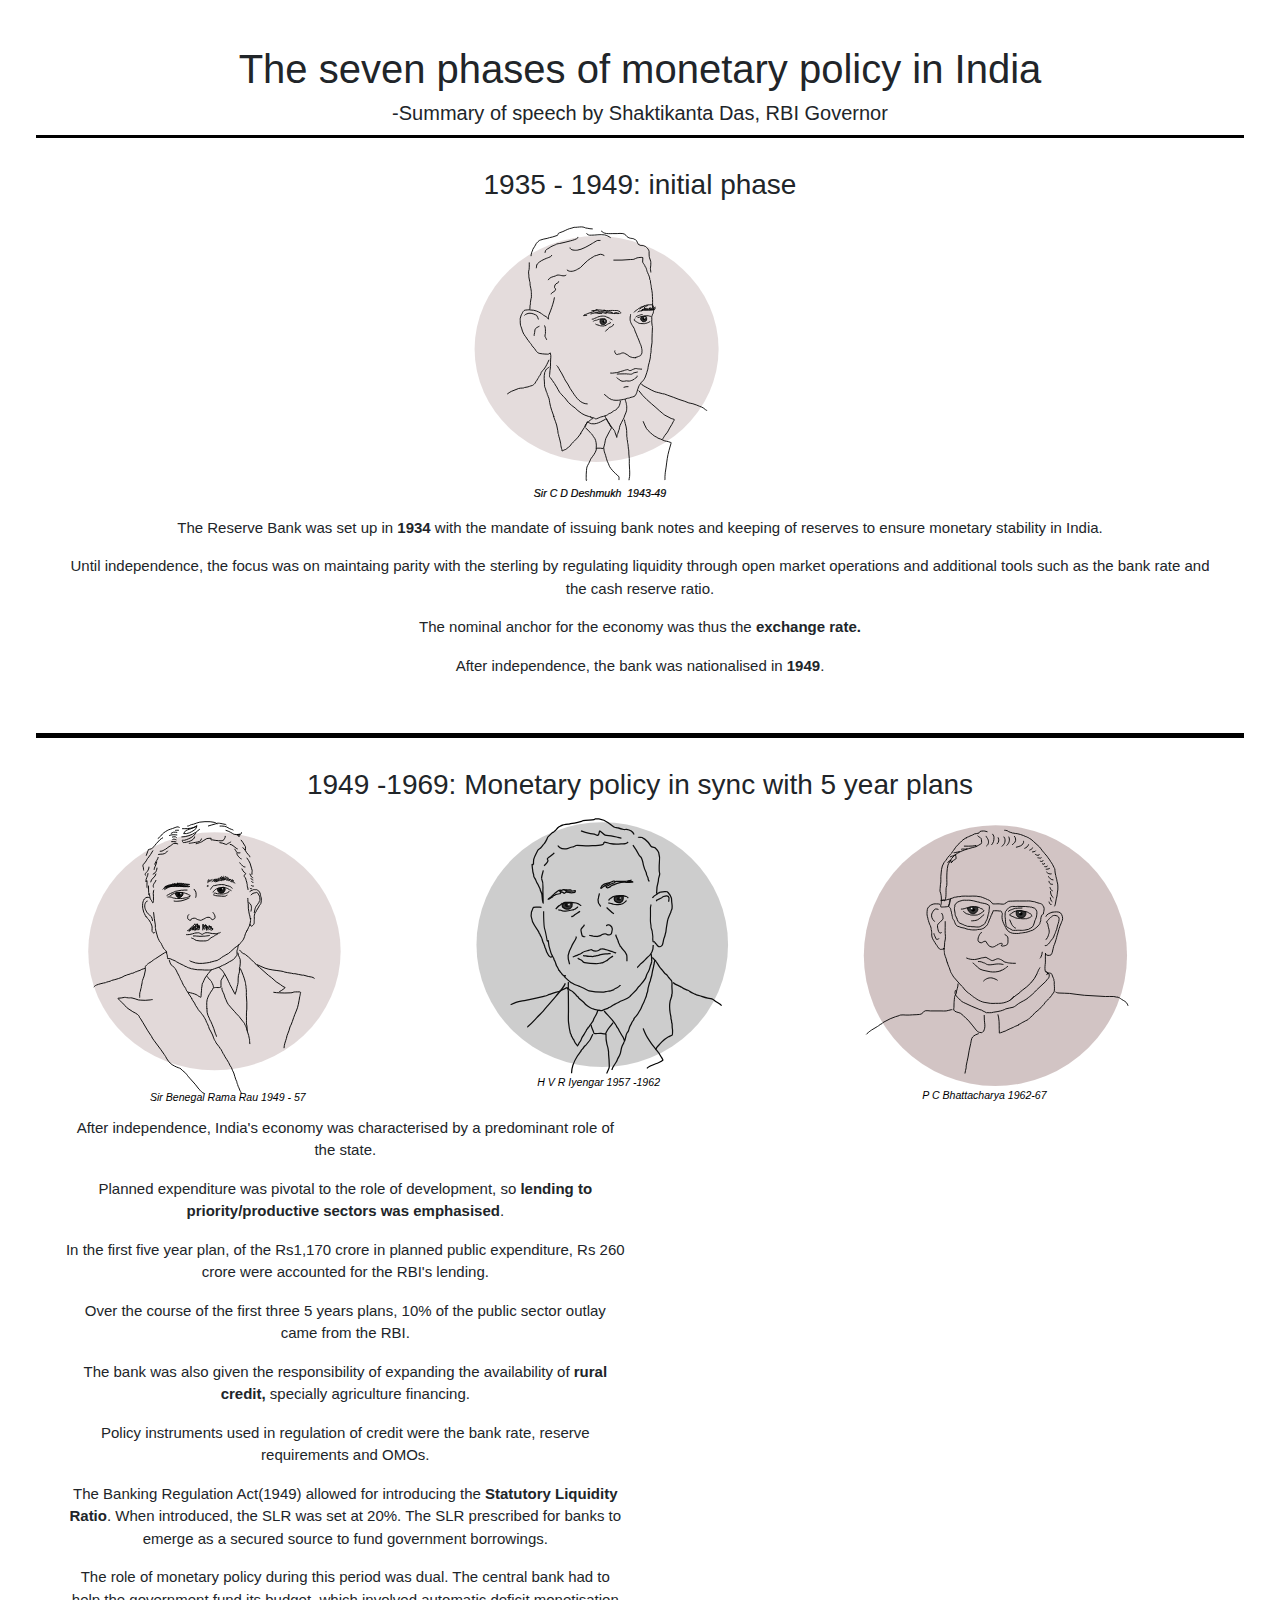
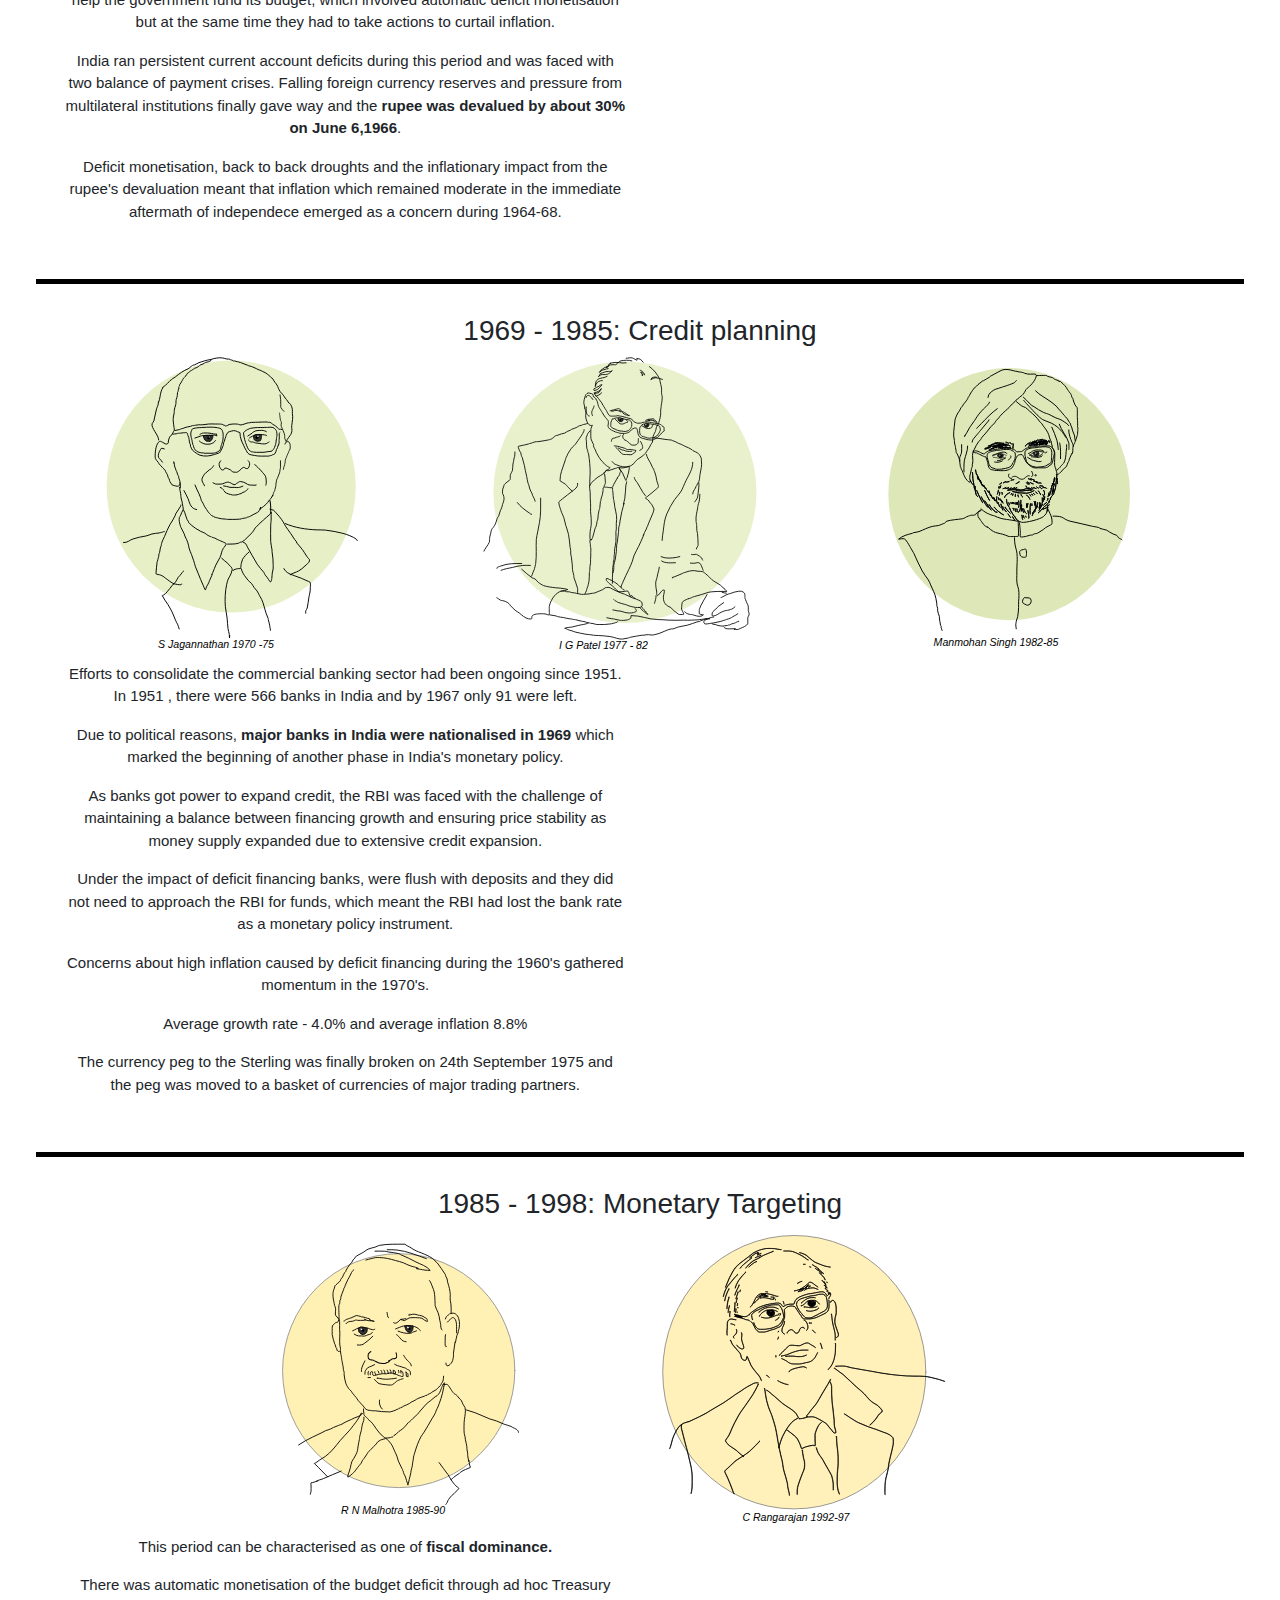
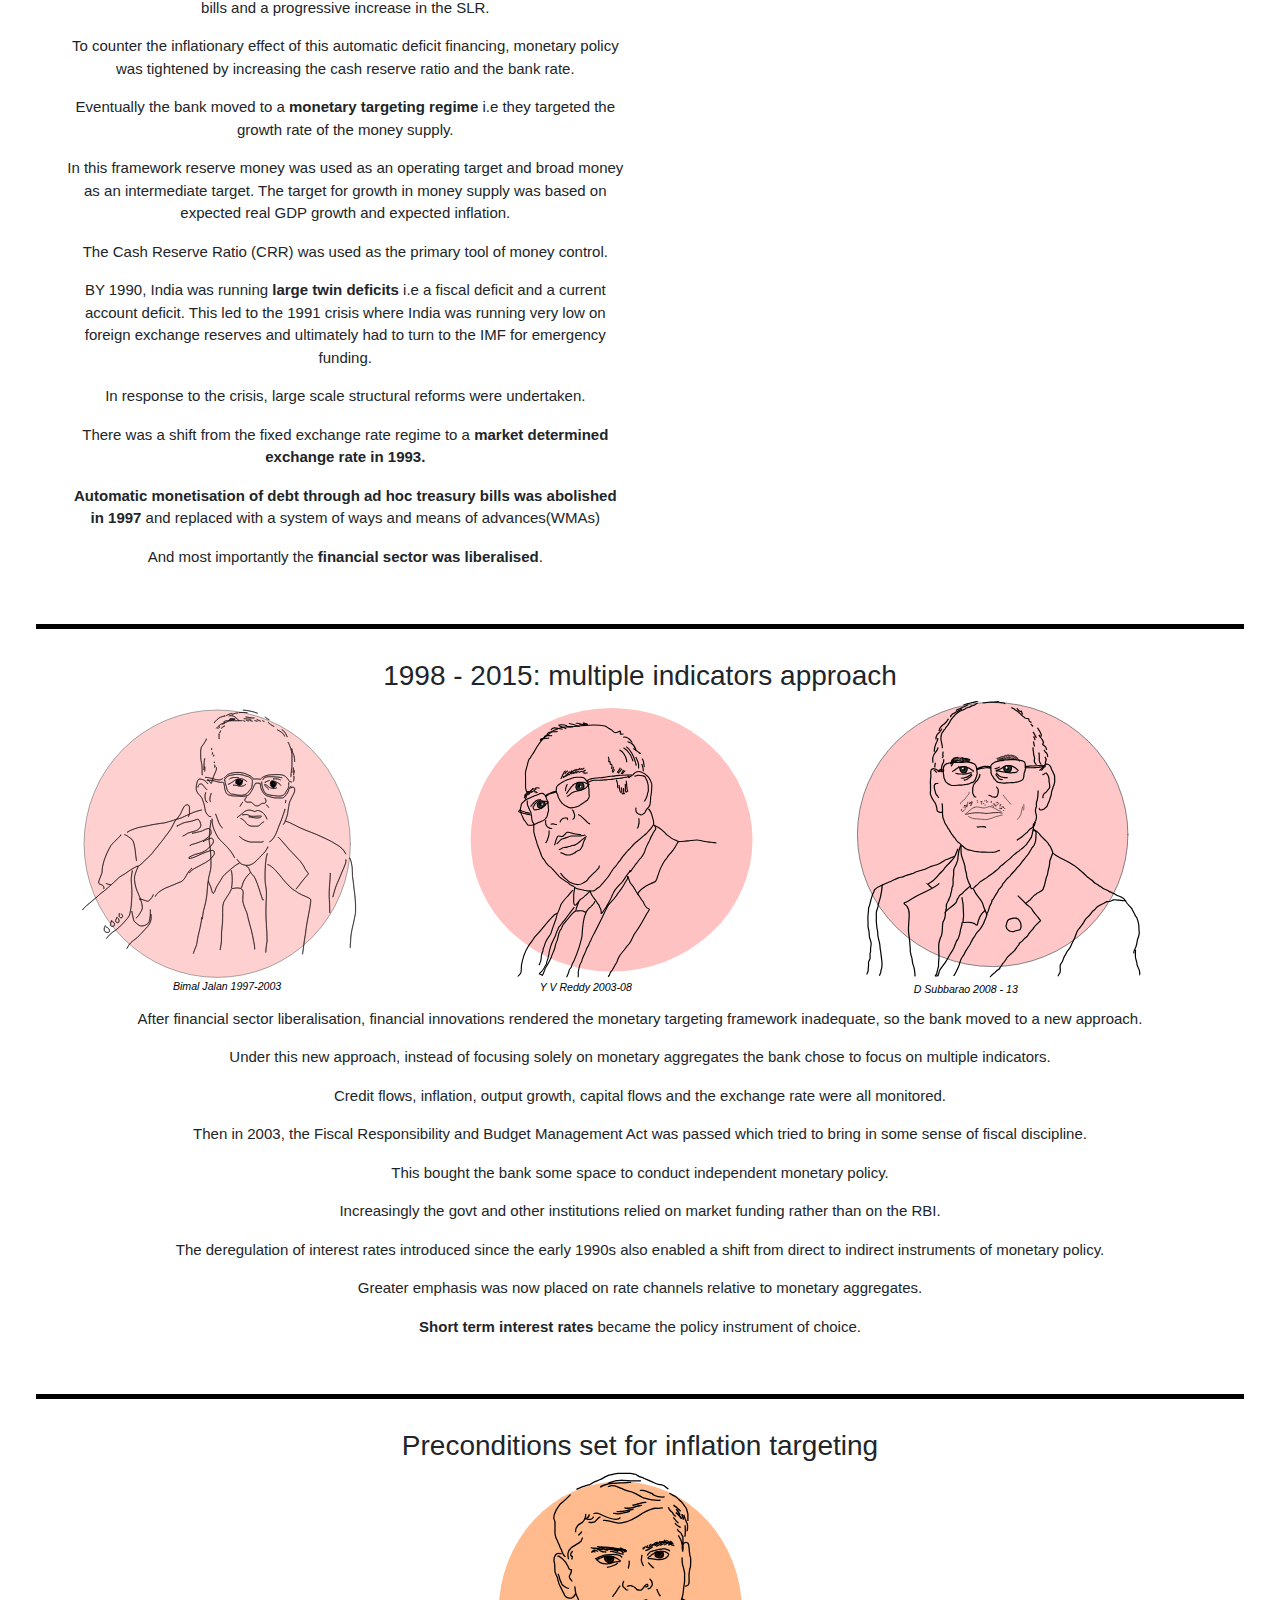
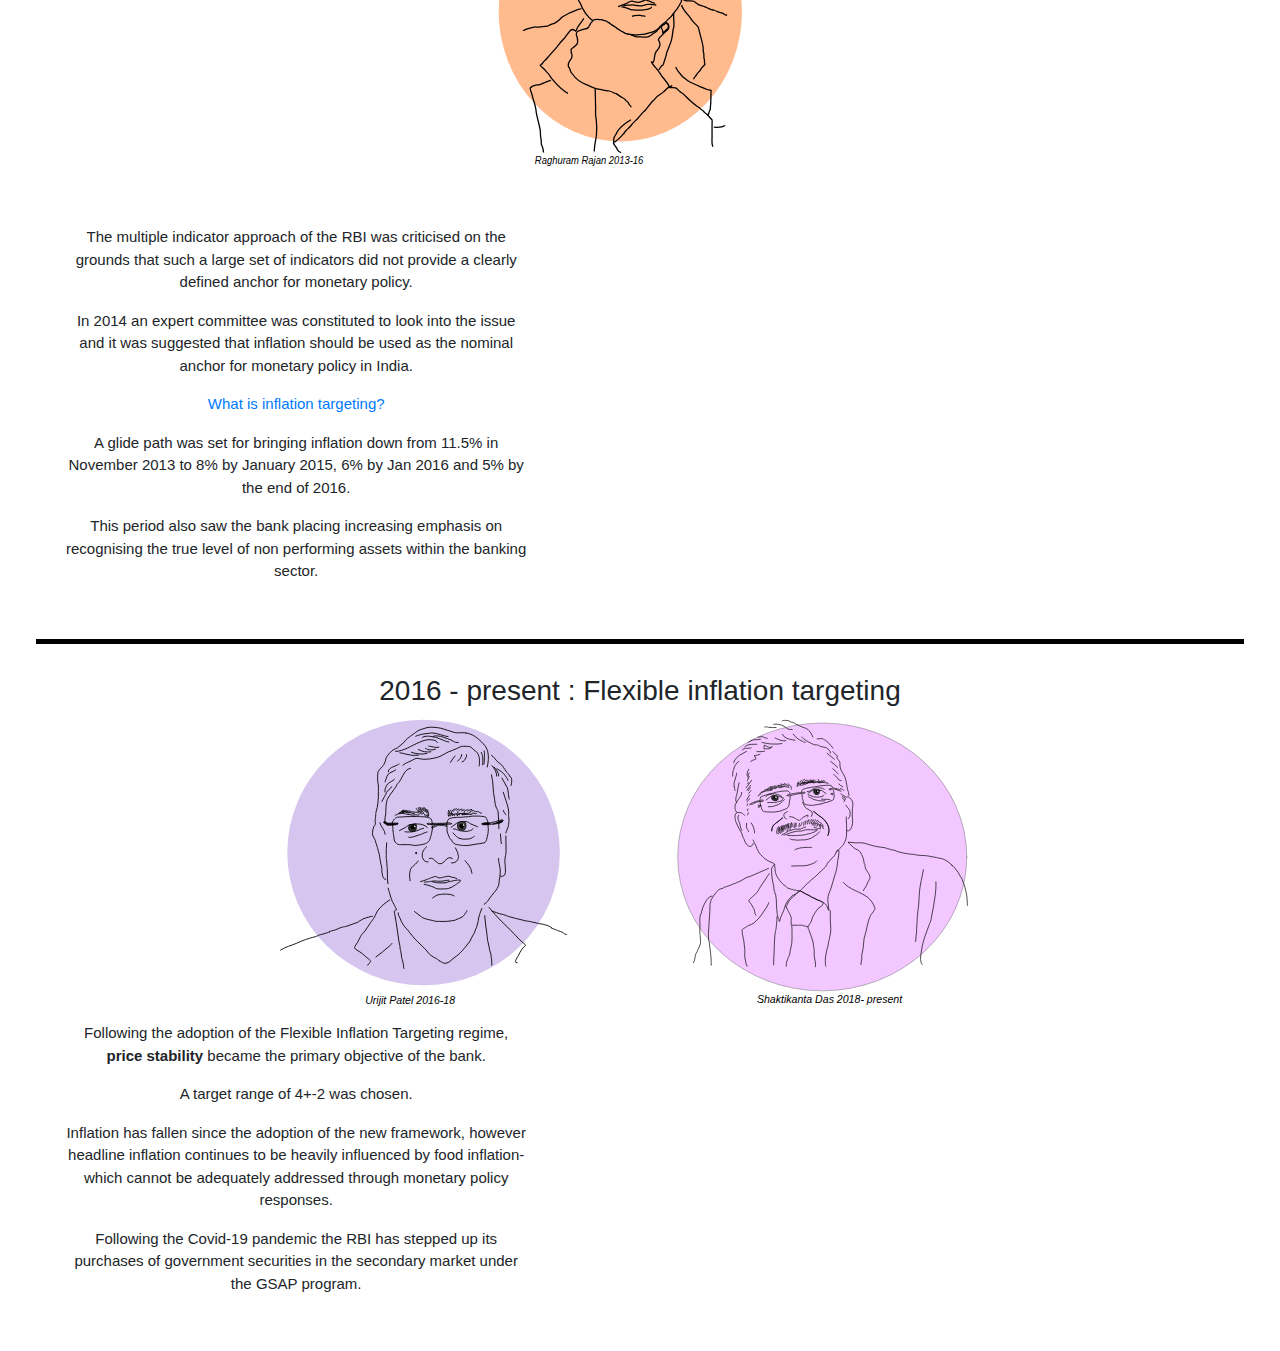
<file: index.html>
<!DOCTYPE html>
<html lang="en">
<head>
    <meta charset="UTF-8">
    <meta http-equiv="X-UA-Compatible" content="IE=edge">
    <meta name="viewport" content="width=device-width, initial-scale=1.0">
    <link rel="stylesheet" href="https://stackpath.bootstrapcdn.com/bootstrap/4.4.1/css/bootstrap.min.css" integrity="sha384-Vkoo8x4CGsO3+Hhxv8T/Q5PaXtkKtu6ug5TOeNV6gBiFeWPGFN9MuhOf23Q9Ifjh" crossorigin="anonymous">    <link rel = "stylesheet" href = "historyofrbi.css">
    <link rel = "stylesheet" href = "historyofrbi.css">
    <script src="https://d3js.org/d3.v4.js"></script>
    <title>HistoryofRBI</title>
</head>
<body>
    <h1>The seven phases of monetary policy in India</h1>
    <h5>-Summary of speech by Shaktikanta Das, RBI Governor</h5>
    <div id = "rbichart1"></div>
   
    <div class = "container-xxl phase1">
        <div class = "row headingphase">
            <h3>1935 - 1949: initial phase</h3>
        </div>
        <div class = "row">
          <div class = "col-sm-4"></div>
            <div class = "col-sm-4">
               <object data = "cdeshmukh.svg" type = "image/svg+xml" width = "300" height = "300"></object>
  
        </div>
        <div class = "col-sm-4"></div>

        </div>
       <div class = "row">
           <div class = "col-sm">
               <p>The Reserve Bank was set up in <b>1934</b> with the mandate of issuing bank notes and keeping of reserves to ensure monetary stability in India. </p>
            <p>Until independence, the focus was on maintaing parity with the sterling by regulating liquidity through open market operations and additional tools such as the bank rate and the cash reserve ratio. </p>
            <p>The nominal anchor for the economy was thus the <b>exchange rate.</b> </p>
            <p>After independence, the bank was nationalised in <b>1949</b>.</p>
           </div>
        
       </div>
       
    
    </div>
    <div class = "container-xxl phase2">
        <div class = "row headingphase">
            <h3>1949 -1969: Monetary policy in sync with 5 year plans</h3>

        </div>
        <div class = "row">

        <div class = "col-sm-4">
           <object data = "benegal.svg" type = "image/svg+xml" width = "300" height = "300"></object>
    
    </div>
    
    <div class = "col-sm-4">
       <object data = "iyengar.svg" type = "image/svg+xml" width = "300" height = "300"></object>

    
</div>
<div class = "col-sm-4">
  <object data = "pcbhattacharya.svg" type = "image/svg+xml" width = "300" height = "300"></object>


</div>

        </div>

        <div class = "row">
            <div class = "col-sm-6">
                <p>After independence, India's economy was characterised by a predominant role of the state. </p>
                <p>Planned expenditure was pivotal to the role of development, so <b>lending to priority/productive sectors was emphasised</b>. </p>
                <p>In the first five year plan, of the Rs1,170 crore in planned public expenditure, Rs 260 crore were accounted for the RBI's lending. </p>
                <p>Over the course of the first three 5 years plans, 10% of the public sector outlay came from the RBI. </p>
                <p>The bank was also given the responsibility of expanding the availability of <b>rural credit,</b> specially agriculture financing.  </p>
                <p>Policy instruments used in regulation of credit were the bank rate, reserve requirements and OMOs. </p>
                <p>The Banking Regulation Act(1949) allowed for introducing the <b>Statutory Liquidity Ratio</b>. When introduced, the SLR was set at 20%.  The SLR prescribed for banks to emerge as a secured source to fund government borrowings. </p>
                <p>The role of monetary policy during this period was dual. The central bank had to help the government fund its budget, which involved automatic deficit monetisation but at the same time they had to take actions to curtail inflation.  </p>
                <p>India ran persistent current account deficits during this period and was faced with two balance of payment crises. Falling foreign currency reserves and pressure from multilateral institutions finally gave way and the <b>rupee was devalued by about 30% on June 6,1966</b>. </p>
                <p> Deficit monetisation, back to back droughts and the inflationary impact from the rupee's devaluation meant that inflation which remained moderate in the immediate aftermath of independece emerged as a concern during 1964-68. </p>
        
            </div>
            <div class = "col-sm-6">
              <div class = "slrchart"></div>
<div id = "inflation69"></div>
            </div>
        </div>
    
    </div>

    <div class = "container-xxl phase3">
        <div class = "row headingphase">
            <h3>1969 - 1985: Credit planning</h3>

        </div>
        <div class = "row">
            <div class = "col-sm-4">
                <div class = "col-sm-2"><object data = "jagan.svg" type = "image/svg+xml" width = "300" height = "300"></object>
        
            </div>
        </div>

            <div class = "col-sm-4">
                <div class = "col-sm-2"><object data = "igpatel.svg" type = "image/svg+xml" width = "300" height = "300"></object>
        
            </div>
        </div>
        <div class = "col-sm-4">
            <div class = "col-sm-2"><object data = "manmohansingh.svg" type = "image/svg+xml" width = "300" height = "300"></object>
    
        </div>
    </div>
        </div>
        <div class = "row">
            <div class = "col-sm-6">
              <p>Efforts to consolidate the commercial banking sector had been ongoing since 1951. In 1951 , there were 566 banks in India and by 1967 only 91 were left. </p>
                <p>Due to political reasons, <b>major banks in India were nationalised in 1969</b> which marked the beginning of another phase in India's monetary policy. </p>
                <p>As banks got power to expand credit, the RBI was faced with the challenge of maintaining a balance between financing growth and ensuring price stability as money supply expanded due to extensive credit expansion. </p>
                <p>Under the impact of deficit financing banks, were flush with deposits and they did not need to approach the RBI for funds, which meant the RBI had lost the bank rate as a monetary policy instrument. </p>
                <p>Concerns about high inflation caused by deficit financing during the 1960's gathered momentum in the 1970's. </p>

                <p>Average growth rate - 4.0% and average inflation 8.8%</p>
        <p>The currency peg to the Sterling was finally broken on 24th September 1975 and the peg was moved to a basket of currencies of major trading partners. </p>
            </div>
            <div class = "col-sm-6">
<div id = "inflation85"></div>
            </div>
        </div>
    
    </div>
    <div class = "container-xxl phase4">
        <div class = "row headingphase">
            <h3>1985 - 1998: Monetary Targeting</h3>

        </div>
        <div class = "row">
          <div class = "col-sm-2"></div>
          <div class = "col-sm-4">
            <object data = "rnmalhotra.svg" type = "image/svg+xml" width = "300" height = "300"></object>
    
      
    </div>
            <div class = "col-sm-4">
                <object data = "rangarajan.svg" type = "image/svg+xml" width = "300" height = "300"></object>
        
          
        </div>
        <div class = "col-sm-2"></div>
        </div>
        <div class = "row">
            <div class = "col-sm-6">
                <p>This period can be characterised as one of <b>fiscal dominance.</b> </p>
                <p>There was automatic monetisation of the budget deficit through ad hoc Treasury bills and a progressive increase in the SLR. </p>
                <p>To counter the inflationary effect of this automatic deficit financing, monetary policy was tightened by increasing the cash reserve ratio and the bank rate. </p>
                <p>Eventually the bank moved to a <b>monetary targeting regime </b>i.e they targeted the growth rate of the money supply. </p>
                <p>In this framework reserve money was used as an operating target and broad money as an intermediate target. The target for growth in money supply was based on expected real GDP growth and expected inflation.  </p>
                <p>The Cash Reserve Ratio (CRR) was used as the primary tool of money control. </p>
                <p>BY 1990, India was running <b>large twin deficits</b> i.e a fiscal deficit and a current account deficit. This led to the 1991 crisis where India was running very low on foreign exchange reserves and ultimately had to turn to the IMF for emergency funding.  </p>
                <p>In response to the crisis, large scale structural reforms were undertaken. </p>
                <p>There was a shift from the fixed exchange rate regime to a <b>market determined exchange rate in 1993.</b> </p>
            <p><b>Automatic monetisation of debt through ad hoc treasury bills was abolished in 1997</b> and replaced with a system of ways and means of advances(WMAs)</p>
            <p>And most importantly the <b>financial sector was liberalised</b>. </p>
        
            </div>
            <div class = "col-sm-6">
       
             <div id = "deficittime"></div>
         <div id = "monetarytarget"></div>
             <div class = "slrchart"></div>

            </div>
      
        </div>
    
    </div>

    <div class = "container-xxl phase5">
        <div class = "row headingphase">
            <h3>1998 - 2015: multiple indicators approach </h3>
</div>
<div class = "row">
    <div class = "col-sm-4">
      <object data = "bimaljlan.svg" type = "image/svg+xml" width = "300" height = "300"></object>

   
</div>
<div class = "col-sm-4">
  <object data = "yvreddy.svg" type = "image/svg+xml" width = "300" height = "300"></object>


</div>
<div class = "col-sm-4">
   <object data = "subbarao.svg" type = "image/svg+xml" width = "300" height = "300"></object>


</div>
</div>
        <div class = "row">
           
            <div class = "col-sm">
              <p>After financial sector liberalisation, financial innovations rendered the monetary targeting framework inadequate, so the bank moved to a new approach.</p>
                <p>Under this new approach, instead of focusing solely on monetary aggregates the bank chose to focus on multiple indicators. </p>
                <p>Credit flows, inflation, output growth, capital flows and the exchange rate were all monitored. </p>
            </div>

        </div>
     
            <div class = "row">
                <div class = "col-sm-6 ">
                    <div id = "multiplegrowth"></div>
                </div>
                <div class = "col-sm-6">
                    <div id = "multipleFX"></div>
                </div>
                </div>
                <div class = "row">
                  <div class = "col-sm-6">
                    <div id ="multiplecredit"></div>
                </div>
                <div class = "col-sm-6">
                    <div id = "multipleFDI"></div>
                </div>
                </div>
               
                <div class = "row">
                  <div class = "col-sm-2"></div>
                  <div class = "col-sm-6">
                    <div id = "multipleinflation"></div>
                  </div>
                  <div class = "col-sm-2"></div>
                </div>
                
            
       
            
            <div class = "row">
                <div class = "col-sm">
                    <p>Then in 2003, the Fiscal Responsibility and Budget Management Act was passed which tried to bring in some sense of fiscal discipline. </p>
                    <p>This bought the bank some space to conduct independent monetary policy. </p>
                    <p>Increasingly the govt and other institutions relied on market funding rather than on the RBI. </p>
                    <p>The deregulation of interest rates introduced since the early 1990s also enabled a shift from direct to indirect instruments of monetary policy. </p>
                    <p>Greater emphasis was now placed on rate channels relative to monetary aggregates. </p>
                    <p><b>Short term interest rates</b> became the policy instrument of choice. </p>
    
                </div>
            </div>


    </div>


<div class = "container-xxl phase6">
    <div class = "row headingphase">
        <h3>Preconditions set for inflation targeting</h3>

    </div>
    <div class = "row headingphase">
        <div class = "col-sm-4">
            <div class = "col-sm-2 "><object data = "rajan.svg" type = "image/svg+xml" width = "300" height = "300"></object>
    
        </div>
    </div>
    </div>
    <div class = "row">
        <div class = "col-sm-5">
            <br>
            <br>

            <p>The multiple indicator approach of the RBI was criticised on the grounds that such a large set of indicators did not provide a clearly defined anchor for monetary policy. </p>
            <p>In 2014 an expert committee was constituted to look into the issue and it was suggested that inflation should be used as the nominal anchor for monetary policy in India. </p>
            <p><a href = "https://www.imf.org/external/pubs/ft/fandd/basics/target.htm">What is inflation targeting?</a></p>
            <p>A glide path was set for bringing inflation down from 11.5% in November 2013 to 8% by January 2015, 6% by Jan 2016 and 5% by the end of 2016. </p>
            <p>This period also saw the bank placing increasing emphasis on recognising the true level of non performing assets within the banking sector. </p>
        
        </div>
        <div class = "col-sm-7">
<div id = "glidepath"></div>
        </div>
    </div>
    
</div>
<div class = "container-xxl phase7">
    <div class = "row headingphase">
        <h3>2016 - present : Flexible inflation targeting</h3>

    </div>
    <div class = "row headingphase">
        <div class = "col-sm-4">
            <div class = "col-sm-2"><object data = "patel.svg" type = "image/svg+xml" width = "300" height = "300"></object>
    
        </div>
    </div>
    <div class = "col-sm-4">
        <div class = "col-sm-2"><object data = "skdas.svg" type = "image/svg+xml" width = "300" height = "300"></object>

    </div>
</div>
    </div>
    <div class = "row">
        <div class = "col-sm-5">
            <p>Following the adoption of the Flexible Inflation Targeting regime, <b>price stability</b> became the primary objective of the bank. </p>
            <p>A target range of 4+-2 was chosen. </p>
            <p>Inflation has fallen since the adoption of the new framework, however headline inflation continues to be heavily influenced by food inflation- which cannot be adequately addressed through monetary policy responses. </p>
            <p>Following the Covid-19 pandemic the RBI has stepped up its purchases of government securities in the secondary market under the GSAP program.  </p>
        
        </div>
        <div class = "col-sm-5">
<div id ="targetrange" class = "headingphase"></div>

        </div>

    
</div>

<script>
var margin = {top: 30, right: 30, bottom: 70, left: 60},
    width = 900 - margin.left - margin.right,
    height = 600 - margin.top - margin.bottom;

    // append the svg object to the body of the page
var svg = d3.select("#rbichart1")
  .append("svg")
    .attr("width", '70vw')
    .attr("height", '50vh')
    .attr("viewBox", "0 0 900 600")
  .append("g")
    .attr("transform",
          "translate(" + margin.left + "," + margin.top + ")");

          d3.csv("https://raw.githubusercontent.com/ydunga/data/main/rbirate.csv", function(d){
              return {date: d3.timeParse("%d/%m/%Y")(d.Date), value: d.Policyrate}
          }, 
          
          
          function(data){
            var x = d3.scaleTime()
      .domain(d3.extent(data, function(d) { return d.date; }))
      .range([ 0, width ]);
    xAxis = svg.append("g")
    .style("font", "20px times")
      .attr("transform", "translate(0," + height + ")")
      .call(d3.axisBottom(x));

    // Add Y axis
    var y = d3.scaleLinear()
      .domain([0, d3.max(data, function(d) { return +d.value; })])
      .range([ height, 0 ]);
    yAxis = svg.append("g")
    .style("font", "20px times")
      .call(d3.axisLeft(y));

      svg.append("rect")
.attr("x", 2)
.attr("y", 0)
.attr("width", "130px")
.attr("height", "500px")
.style("fill", "yellow")
.style("opacity", "0.3")

svg.append("rect")
.attr("x", 130)
.attr("y", 0)
.attr("width", "190px")
.attr("height", "500px")
.style("fill", "grey")
.style("opacity", "0.3")

svg.append("rect")
.attr("x", 320)
.attr("y", 0)
.attr("width", "150px")
.attr("height", "500px")
.style("fill", "#B3B3B3")
.style("opacity", "0.3")

svg.append("rect")
.attr("x", 470)
.attr("y", 0)
.attr("width", "130px")
.attr("height", "500px")
.style("fill", "#DC965A")
.style("opacity", "0.3")


svg.append("rect")
.attr("x", 600)
.attr("y", 0)
.attr("width", "150px")
.attr("height", "500px")
.style("fill", "#52D1DC")
.style("opacity", "0.3")

svg.append("rect")
.attr("x", 750)
.attr("y", 0)
.attr("width", "100px")
.attr("height", "500px")
.style("fill", "#BDD358")
.style("opacity", "0.3")

      svg.append("path")
  .datum(data)
  .attr("id", "rbirate")
  .attr("fill", "none")
  .attr("stroke", "black")
  .attr("stroke-width", 2)
  .attr("d", d3.line()
    .x(function(d) { return x(d.date) })
    .y(function(d) { return y(d.value) })
    );

svg.append("text")
.text("RBI policy rate")
.attr("font-style", "italic")
.attr("x", width/3)
.attr("y", 0 - (margin.top / 2));





          });

var margin = {top: 30, right: 30, bottom: 70, left: 60},
    width2 = 550 - margin.left - margin.right,
    height2 = 500 - margin.top - margin.bottom;

    // append the svg object to the body of the page
var svg2 = d3.select("#glidepath")
  .append("svg")
    .attr("width", width2 + margin.left + margin.right)
    .attr("height", height2 + margin.top + margin.bottom)
    .attr("viewBox", "0 0 600 600")
  .append("g")
    .attr("transform",
          "translate(" + 20 + "," + margin.top + ")");

d3.csv("https://raw.githubusercontent.com/ydunga/data/main/ittargettingchart.csv", function(d){
    return{date: d3.timeParse("%d/%m/%Y")(d.Date), inflation: d.Inflation, target: d.Target}
}, 

function(data){
    var x = d3.scaleTime()
      .domain(d3.extent(data, function(d) { return d.date; }))
      .range([ 0, width2 ]);
    xAxis = svg2.append("g")
    .style("font", "20px times")
      .attr("transform", "translate(0," + height2 + ")")
      .call(d3.axisBottom(x).ticks(3));

    // Add Y axis
    var y = d3.scaleLinear()
      .domain([0, d3.max(data, function(d) { return +d.inflation; })])
      .range([ height2, 0 ]);
    yAxis = svg2.append("g")
    .style("font", "15px times")
      .call(d3.axisLeft(y));

      svg2.append("path")
  .datum(data)
  .attr("id", "inflation")
  .attr("fill", "none")
  .attr("stroke", "black")
  .attr("stroke-width", 2)
  .attr("d", d3.line()
    .x(function(d) { return x(d.date) })
    .y(function(d) { return y(d.inflation) })
    );

    svg2.append("path")
  .datum(data)
  .attr("id", "targetrate")
  .attr("fill", "none")
  .attr("stroke", "red")
  .style("stroke-dasharray", ("3, 3"))
  .attr("stroke-width", 2)
  .attr("d", d3.line()
    .x(function(d) { return x(d.date) })
    .y(function(d) { return y(d.target) })
    );

// Y axis label:
svg2.append("text")
    .attr("text-anchor", "end")
    .attr("transform", "rotate(-90)")
    .attr("y", -margin.left+20)
    .attr("x", -margin.top)
    .text("y/y inflation")

svg2.append("line")
.attr("x1", "150")
.attr("x2", "200")
.attr("y1", "450")
.attr("y2", "450")
.style("stroke", "red")
.style("stroke-dasharray", ("3,3"))
.attr("stroke-width", 2)

svg2.append("text")
.attr("x", "220")
.attr("y", "450")
.text("Inflation target")

});

var margin = {top: 30, right: 30, bottom: 70, left: 60},
    width3 = 600 - margin.left - margin.right,
    height3 = 400 - margin.top - margin.bottom;

var svg3 = d3.select("#multiplegrowth")
.append("svg")
    .attr("width", "50vw" )
    .attr("height", "50vh")
    .attr("viewBox", "0 0 700 400")
  .append("g")
    .attr("transform",
          "translate(" + 40 + "," + margin.top + ")");

          d3.csv("https://raw.githubusercontent.com/ydunga/data/main/multipleindicatorapproach/gdp.csv", function(d){
              return{date: d3.timeParse("%Y-%m-%d")(d.Date), growth: d.growthrate}
          }, 
          
         function(data){
            var x = d3.scaleTime()
      .domain(d3.extent(data, function(d) { return d.date; }))
      .range([ 0, width3 ]);
    xAxis = svg3.append("g")
    .style("font", "15px times")
      .attr("transform", "translate(0," + height3 + ")")
      .call(d3.axisBottom(x));

    // Add Y axis
    var y = d3.scaleLinear()
      .domain([0, d3.max(data, function(d) { return +d.growth; })])
      .range([ height3, 0 ]);
    yAxis = svg3.append("g")
    .style("font", "15px times")
      .call(d3.axisLeft(y));

svg3.append("line")
.attr("x1", "50")
.attr("y1", "50")
.attr("x2", "50")
.attr("y2", "100")
.style("stroke", "black")

svg3.append("path")
.attr("d", d3.symbol().type(d3.symbolTriangle).size(70))
.attr("fill", "red")
.attr("stroke", "black")
.attr("transform", "translate(50,50)");

svg3.append("text")
.attr("x", "70")
.attr("y", "50")
.text("increasing")


svg3.append("line")
.attr("x1", "50")
.attr("y1", "200")
.attr("x2", "50")
.attr("y2", "250")
.style("stroke", "black")

svg3.append("path")
.attr("d", d3.symbol().type(d3.symbolTriangle).size(70))
.attr("fill", "red")
.attr("stroke", "black")
.attr("transform", "translate(50,250)rotate(180)");

svg3.append("text")
.attr("x", "70")
.attr("y", "280")
.text("decreasing")



svg3.append("path")
  .datum(data)
  .attr("fill", "none")
  .attr("stroke", "black")
  .attr("stroke-width", 2)
  .attr("d", d3.line()
    .x(function(d) { return x(d.date) })
    .y(function(d) { return y(d.growth) })
    );


// Y axis label:
svg3.append("text")
    .attr("text-anchor", "end")
    .attr("transform", "rotate(-90)")
    .attr("y", "-30")
    .attr("x", "0")
    .text("y/y growth rate")

    svg3.append("line")
    .attr("x1", "150")
    .attr("x2", "180")
    .attr("y1", "345")
    .attr("y2", "345")
    .style("stroke", "black")
    
    
    
    svg3.append("text")
    .attr("x", "200")
    .attr("y", 350)
    .text("GDP growth")

         } 
          );

          var svg4 = d3.select("#multipleFX")
.append("svg")
    .attr("width", '50vw')
    .attr("height", '50vh')
    .attr("viewBox", "0 0 700 400")
  .append("g")
    .attr("transform",
          "translate(" + 40 + "," + margin.top + ")");

          d3.csv("https://raw.githubusercontent.com/ydunga/data/main/multipleindicatorapproach/exchangerate.csv", function(d){
              return{date: d3.timeParse("%d/%m/%Y")(d.Date), change: d.change}
          }, 
          
         function(data){
            var x = d3.scaleTime()
      .domain(d3.extent(data, function(d) { return d.date; }))
      .range([ 0, width3 ]);
    xAxis = svg4.append("g")
    .style("font", "15px times")
      .attr("transform", "translate(0," + 175 + ")")
      .call(d3.axisBottom(x));

    // Add Y axis
    var y = d3.scaleLinear()
      .domain([-20, d3.max(data, function(d) { return +d.change; })])
      .range([ height3, 0 ]);
    yAxis = svg4.append("g")
    .style("font", "15px times")
      .call(d3.axisLeft(y));

      svg4.append("line")
.attr("x1", "50")
.attr("y1", "50")
.attr("x2", "50")
.attr("y2", "100")
.style("stroke", "black")

svg4.append("path")
.attr("d", d3.symbol().type(d3.symbolTriangle).size(70))
.attr("fill", "red")
.attr("stroke", "black")
.attr("transform", "translate(50,50)");

svg4.append("text")
.attr("x", "70")
.attr("y", "50")
.text("depreciating")


svg4.append("line")
.attr("x1", "50")
.attr("y1", "200")
.attr("x2", "50")
.attr("y2", "250")
.style("stroke", "black")

svg4.append("path")
.attr("d", d3.symbol().type(d3.symbolTriangle).size(70))
.attr("fill", "red")
.attr("stroke", "black")
.attr("transform", "translate(50,250)rotate(180)");

svg4.append("text")
.attr("x", "70")
.attr("y", "280")
.text("appreciating")

      svg4.append("path")
  .datum(data)
  .attr("fill", "none")
  .attr("stroke", "black")
  .attr("stroke-width", 2)
  .attr("d", d3.line()
    .x(function(d) { return x(d.date) })
    .y(function(d) { return y(d.change) })
    );

    svg4.append("text")
    .attr("text-anchor", "end")
    .attr("transform", "rotate(-90)")
    .attr("y", "-30")
    .attr("x", "0")
    .text("y/y % change in INR")

    svg4.append("line")
    .attr("x1", "150")
    .attr("x2", "180")
    .attr("y1", "345")
    .attr("y2", "345")
    .style("stroke", "black")
    
    
    
    svg4.append("text")
    .attr("x", "200")
    .attr("y", 350)
    .text("INR/USD exchange rate")


         } 
          );

          var svg5 = d3.select("#multiplecredit")
.append("svg")
    .attr("width", '50vw')
    .attr("height", '50vh')
    .attr("viewBox", "0 0 700 400")
  .append("g")
    .attr("transform",
          "translate(" + 40 + "," + margin.top + ")");

          d3.csv("https://raw.githubusercontent.com/ydunga/data/main/multipleindicatorapproach/credit.csv", function(d){
              return{date: d3.timeParse("%d/%m/%Y")(d.Date), change: d.growth}
          }, 
          
         function(data){
            var x = d3.scaleTime()
      .domain(d3.extent(data, function(d) { return d.date; }))
      .range([ 0, width3 ]);
    xAxis = svg5.append("g")
    .style("font", "15px times")
      .attr("transform", "translate(0," + height3 + ")")
      .call(d3.axisBottom(x));

    // Add Y axis
    var y = d3.scaleLinear()
      .domain([0, d3.max(data, function(d) { return +d.change; })])
      .range([ height3, 0 ]);
    yAxis = svg5.append("g")
    .style("font", "15px times")
      .call(d3.axisLeft(y));


      svg5.append("line")
.attr("x1", "50")
.attr("y1", "50")
.attr("x2", "50")
.attr("y2", "100")
.style("stroke", "black")

svg5.append("path")
.attr("d", d3.symbol().type(d3.symbolTriangle).size(70))
.attr("fill", "red")
.attr("stroke", "black")
.attr("transform", "translate(50,50)");

svg5.append("text")
.attr("x", "70")
.attr("y", "50")
.text("increasing")


svg5.append("line")
.attr("x1", "50")
.attr("y1", "200")
.attr("x2", "50")
.attr("y2", "250")
.style("stroke", "black")

svg5.append("path")
.attr("d", d3.symbol().type(d3.symbolTriangle).size(70))
.attr("fill", "red")
.attr("stroke", "black")
.attr("transform", "translate(50,250)rotate(180)");

svg5.append("text")
.attr("x", "70")
.attr("y", "280")
.text("decreasing")


      svg5.append("path")
  .datum(data)
  .attr("fill", "none")
  .attr("stroke", "black")
  .attr("stroke-width", 2)
  .attr("d", d3.line()
    .x(function(d) { return x(d.date) })
    .y(function(d) { return y(d.change) })
    );

    svg5.append("text")
    .attr("text-anchor", "end")
    .attr("transform", "rotate(-90)")
    .attr("y", "-30")
    .attr("x", "0")
    .text("y/y credit growth rate")


    svg5.append("line")
    .attr("x1", "150")
    .attr("x2", "180")
    .attr("y1", "345")
    .attr("y2", "345")
    .style("stroke", "black")
    
    
    
    svg5.append("text")
    .attr("x", "200")
    .attr("y", 350)
    .text("Non food credit growth")

         } 
          );

var svg6 = d3.select("#multipleFDI")
.append("svg")
    .attr("width", '50vw')
    .attr("height", '50vh')
    .attr("viewBox", "0 0 700 400")
  .append("g")
    .attr("transform",
          "translate(" + 40 + "," + margin.top + ")");

          d3.csv("https://raw.githubusercontent.com/ydunga/data/main/multipleindicatorapproach/fdi.csv", function(d){
              return{date: d3.timeParse("%d/%m/%Y")(d.Year), change: d.FDI}
          }, 
          
         function(data){
            var x = d3.scaleTime()
      .domain(d3.extent(data, function(d) { return d.date; }))
      .range([ 0, width3 ]);
    xAxis = svg6.append("g")
    .style("font", "15px times")
      .attr("transform", "translate(0," + height3 + ")")
      .call(d3.axisBottom(x));

    // Add Y axis
    var y = d3.scaleLinear()
      .domain([0, d3.max(data, function(d) { return +d.change; })])
      .range([ height3, 0 ]);
    yAxis = svg6.append("g")
    .style("font", "15px times")
      .call(d3.axisLeft(y));

      svg6.append("path")
  .datum(data)
  .attr("fill", "none")
  .attr("stroke", "black")
  .attr("stroke-width", 2)
  .attr("d", d3.line()
    .x(function(d) { return x(d.date) })
    .y(function(d) { return y(d.change) })
    );

    svg6.append("line")
    .attr("x1", "150")
    .attr("x2", "180")
    .attr("y1", "345")
    .attr("y2", "345")
    .style("stroke", "black")
    
    
    
    svg6.append("text")
    .attr("x", "200")
    .attr("y", 350)
    .text("FDI % GDP")

         } 
          );       

          var svg7 = d3.select("#multipleinflation")
.append("svg")
    .attr("width", '50vw')
    .attr("height", '50vh')
    .attr("viewBox", "0 0 700 400")
  .append("g")
    .attr("transform",
          "translate(" + 40 + "," + margin.top + ")");

          d3.csv("https://raw.githubusercontent.com/ydunga/data/main/multipleindicatorapproach/inflation.csv", function(d){
              return{date: d3.timeParse("%d/%m/%Y")(d.date), change: d.rate}
          }, 
          
         function(data){
            var x = d3.scaleTime()
      .domain(d3.extent(data, function(d) { return d.date; }))
      .range([ 0, width3 ]);
    xAxis = svg7.append("g")
    .style("font", "15px times")
      .attr("transform", "translate(0," + height3 + ")")
      .call(d3.axisBottom(x));

    // Add Y axis
    var y = d3.scaleLinear()
      .domain([0, d3.max(data, function(d) { return +d.change; })])
      .range([ height3, 0 ]);
    yAxis = svg7.append("g")
    .style("font", "15px times")
      .call(d3.axisLeft(y));

      svg7.append("path")
  .datum(data)
  .attr("fill", "none")
  .attr("stroke", "black")
  .attr("stroke-width", 2)
  .attr("d", d3.line()
    .x(function(d) { return x(d.date) })
    .y(function(d) { return y(d.change) })
    );

    svg7.append("text")
    .attr("text-anchor", "end")
    .attr("transform", "rotate(-90)")
    .attr("y", "-30")
    .attr("x", "0")
    .text("y/y inflation rate")

    svg7.append("line")
    .attr("x1", "150")
    .attr("x2", "180")
    .attr("y1", "345")
    .attr("y2", "345")
    .style("stroke", "black")
    
    
    
    svg7.append("text")
    .attr("x", "200")
    .attr("y", 350)
    .text("Inflation")

         } 
          );   

var margin2 = {top: 30, right: 0, bottom: 100, left: 0},
    width8 = 700  - margin2.left - margin2.right,
    height8 = 600 - margin2.top - margin2.bottom;

 var svg8 = d3.select("#targetrange")
 .append("svg")
    .attr("width", '50vw')
    .attr("height", '40vh')
    .attr("viewBox", "0 0 700 600")
  .append("g")
    .attr("transform",
          "translate(" + 10 + "," + margin.top + ")");

          d3.csv("https://raw.githubusercontent.com/ydunga/data/main/multipleindicatorapproach/inflationtargetingphase.csv", function(d){
              return{date: d3.timeParse("%d/%m/%Y")(d.DATE), value: d.inflationrate, upper: d.upperrange, lower:d.lowerrange}
          }, 
          
          function(data){
            var x = d3.scaleTime()
      .domain(d3.extent(data, function(d) { return d.date; }))
      .range([ 0, width8 ]);
    xAxis = svg8.append("g")
    .style("font", "20px times")
      .attr("transform", "translate(0," + height8 + ")")
      .call(d3.axisBottom(x));

    // Add Y axis
    var y = d3.scaleLinear()
      .domain([0, d3.max(data, function(d) { return +d.value; })])
      .range([ height8, 0 ]);
    yAxis = svg8.append("g")
    .style("font", "20px times")
      .call(d3.axisLeft(y));

      svg8.append("path")
  .datum(data)
  .attr("fill", "none")
  .attr("stroke", "black")
  .attr("stroke-width", 2)
  .attr("d", d3.line()
    .x(function(d) { return x(d.date) })
    .y(function(d) { return y(d.value) })
    );  

    svg8.append("path")
  .datum(data)
  .attr("fill", "none")
  .attr("stroke", "red")
  .attr("stroke-width", 2)
  .style("stroke-dasharray", ("5, 5"))
  .attr("d", d3.line()
    .x(function(d) { return x(d.date) })
    .y(function(d) { return y(d.upper) })
    );

    svg8.append("path")
  .datum(data)
  .attr("fill", "none")
  .attr("stroke", "blue")
  .style("stroke-dasharray", ("5, 5"))
  .attr("stroke-width", 2)
  .attr("d", d3.line()
    .x(function(d) { return x(d.date) })
    .y(function(d) { return y(d.lower) })
    );

    svg8.append("text")
    .attr("text-anchor", "end")
    .attr("transform", "rotate(-90)")
    .attr("y", "-30")
    .attr("x", "0")
    .text("y/y inflation rate")

svg8.append("line")
.attr("x1", "250")
.attr("x2", "300")
.attr("y1", "540")
.attr("y2", "540")
.style("stroke", "red")
.style("stroke-dasharray", ("5,5"))
.style("stroke-width", 2)

svg8.append("line")
.attr("x1", "250")
.attr("x2", "300")
.attr("y1", "560")
.attr("y2", "560")
.style("stroke", "blue")
.style("stroke-dasharray", ("5,5"))
.style("stroke-width", 3)

svg8.append("text")
.attr("x", "330")
.attr("y", "540")
.text("upper range")

svg8.append("text")
.attr("x", "330")
.attr("y", "560")
.text("lower range")


          });

var margin10 = {top: 30, right: 30, bottom: 70, left: 60},
    width10 = 460 - margin10.left - margin10.right,
    height10 = 400 - margin10.top - margin10.bottom;


  var svg10 = d3.select("#deficittime")
  .append("svg")
    .attr("width", width10 + margin10.left + margin10.right)
    .attr("height", height10 + margin10.top + margin10.bottom)
    .attr("viewBox", "0 0 460 400")
  .append("g")
    .attr("transform",
          "translate(" + margin10.left + "," + margin10.top + ")");


  d3.csv("https://raw.githubusercontent.com/ydunga/data/main/multipleindicatorapproach/monetarsimdeficit.csv", function(d){
    return{date: d3.timeParse("%d/%m/%Y")(d.Year), uniongovt: d.uniongovt, stategovt: d.stategovt}
  }, 
  
  function(data){

    var x = d3.scaleTime()
      .domain(d3.extent(data, function(d) { return d.date; }))
      .range([ 0, width10 ])
    svg10.append("g")
    .style("font", "15px times")
      .attr("transform", "translate(0," + 0 + ")")
      .call(d3.axisTop(x));

  // Add Y axis
  var y = d3.scaleLinear()
    .domain([-12, 0])
    .range([ height10, 0 ]);
  svg10.append("g")
  .style("font", "15px times")
    .call(d3.axisLeft(y));
    svg10.append("rect")
    .attr("x", "100")
    .attr("y", 0)
    .attr("width", "110")
    .attr("height", "300")
    .style("fill", "grey")
    .style("opacity", "0.3")

    svg10.selectAll("mybar")
  .data(data)
  .enter()
  .append("rect")
    .attr("x", function(d) { return x(d.date); })
    .attr("y", "0" )
    .attr("width", 5)
    .attr("height", function(d) { return  y(d.uniongovt); })
    .attr("fill", "#69b3a2")
    svg10.selectAll("mybar")
  .data(data)
  .enter()
  .append("rect")
    .attr("x", function(d) { return x(d.date); })
    .attr("y", function(d) {return y(d.uniongovt)} )
    .attr("width", 5)
    .attr("height", function(d) { return y(d.stategovt); })
    .attr("fill", "red")

   svg10.append("rect")
   .attr("x", "150")
   .attr("y", "320")
   .attr("width", "10")
   .attr("height", "10")
   .style("fill", "red")

   svg10.append("rect")
   .attr("x", "150")
   .attr("y", "340")
   .attr("width", "10")
   .attr("height", "10")
   .style("fill", "#69b3a2")

   svg10.append("text")
   .attr("x", "170")
   .attr("y", "330")
   .text("State govt deficit")

   svg10.append("text")
   .attr("x", "170")
   .attr("y", "350")
   .text("Union govt deficit")

   svg10.append("text")
    .attr("text-anchor", "end")
    .attr("transform", "rotate(-90)")
    .attr("y", -30)
    .attr("x", -margin.top)
    .text("%GDP")


  }
  )  ;
  
  var margin10 = {top: 30, right: 30, bottom: 70, left: 60},
    width10 = 460 - margin10.left - margin10.right,
    height10 = 400 - margin10.top - margin10.bottom;  

   
    var svg12 = d3.select("#inflation69")
  .append("svg")
    .attr("width", width10 + margin10.left + margin10.right)
    .attr("height", height10 + margin10.top + margin10.bottom)
    .attr("viewBox", "0 0 460 400")
  .append("g")
    .attr("transform",
          "translate(" + margin10.left + "," + margin10.top + ")");

    d3.csv("https://raw.githubusercontent.com/ydunga/data/main/multipleindicatorapproach/inflationend69.csv", function(d){
      return{date: d3.timeParse("%d/%m/%Y")(d.DATE), value: d.inflationrate}
    }, 
    
    
    function(data){
      var x = d3.scaleTime()
      .domain(d3.extent(data, function(d) { return d.date; }))
      .range([ 0, width10 ]);
    svg12.append("g")
      .attr("transform", "translate(0," + 240 + ")")
      .call(d3.axisBottom(x));

    // Add Y axis
    var y = d3.scaleLinear()
      .domain([-5, 20])
      .range([ height10, 0 ]);
    svg12.append("g")
      .call(d3.axisLeft(y));

      svg12.append("path")
      .datum(data)
      .attr("fill", "none")
      .attr("stroke", "steelblue")
      .attr("stroke-width", 1.5)
      .attr("d", d3.line()
        .x(function(d) { return x(d.date) })
        .y(function(d) { return y(d.value) })
        )

        svg12.append("text")
    .attr("text-anchor", "end")
    .attr("transform", "rotate(-90)")
    .attr("y", -30)
    .attr("x", -margin.top)
    .text("y/y inflation rate")




    }
    
    );

    var svg13 = d3.select("#inflation85")
  .append("svg")
    .attr("width", width10 + margin10.left + margin10.right)
    .attr("height", height10 + margin10.top + margin10.bottom)
    .attr("viewBox", "0 0 460 400")
  .append("g")
    .attr("transform",
          "translate(" + margin10.left + "," + margin10.top + ")");

    d3.csv("https://raw.githubusercontent.com/ydunga/data/main/multipleindicatorapproach/inflation89.csv", function(d){
      return{date: d3.timeParse("%d/%m/%Y")(d.DATE), value: d.inflationrate}
    }, 
    
    
    function(data){
      var x = d3.scaleTime()
      .domain(d3.extent(data, function(d) { return d.date; }))
      .range([ 0, width10 ]);
    svg13.append("g")
      .attr("transform", "translate(0," + 240 + ")")
      .call(d3.axisBottom(x));

    // Add Y axis
    var y = d3.scaleLinear()
      .domain([-15, 35])
      .range([ height10, 0 ]);
    svg13.append("g")
      .call(d3.axisLeft(y));

      svg13.append("path")
      .datum(data)
      .attr("fill", "none")
      .attr("stroke", "steelblue")
      .attr("stroke-width", 1.5)
      .attr("d", d3.line()
        .x(function(d) { return x(d.date) })
        .y(function(d) { return y(d.value) })
        )

        svg13.append("text")
    .attr("text-anchor", "end")
    .attr("transform", "rotate(-90)")
    .attr("y", -margin.left+20)
    .attr("x", -margin.top)
    .text("y/y inflation rate")


    }
    
    );

    var svg11 = d3.select(".slrchart")
  .append("svg")
    .attr("width", width10 + margin10.left + margin10.right)
    .attr("height", height10 + margin10.top + margin10.bottom)
    .attr("viewBox", "0 0 460 400")
  .append("g")
    .attr("transform",
          "translate(" + margin10.left + "," + margin10.top + ")");

    d3.csv("https://raw.githubusercontent.com/ydunga/data/main/multipleindicatorapproach/slr.csv", function(d){
      return{date: d3.timeParse("%d/%m/%Y")(d.Date), value: d.SLR}
    }, 
    
    
    function(data){
      var x = d3.scaleTime()
      .domain(d3.extent(data, function(d) { return d.date; }))
      .range([ 0, width10 ]);
    svg11.append("g")
      .attr("transform", "translate(0," + height10 + ")")
      .call(d3.axisBottom(x));

    // Add Y axis
    var y = d3.scaleLinear()
      .domain([10, 40])
      .range([ height10, 0 ]);
    svg11.append("g")
      .call(d3.axisLeft(y));

      svg11.append("path")
      .datum(data)
      .attr("fill", "none")
      .attr("stroke", "red")
      .attr("stroke-width", 1.5)
      .attr("d", d3.line()
        .x(function(d) { return x(d.date) })
        .y(function(d) { return y(d.value) })
        )

    svg11.append("text")
    .attr("x", "150")
    .attr("y", "340")
    .text("Statutory Liquidity Ratio")
   
    svg11.append("line")
    .attr("x1", "100")
    .attr("x2", "130")
    .attr("y1", "340")
    .attr("y2", "340")
    .style("stroke", "red")

    }
    
    );

    var svg14 = d3.select("#monetarytarget")
  .append("svg")
    .attr("width", width10 + margin10.left + margin10.right)
    .attr("height", height10 + margin10.top + margin10.bottom)
    .attr("viewBox", "0 0 460 400")
  .append("g")
    .attr("transform",
          "translate(" + margin10.left + "," + margin10.top + ")");

    d3.csv("https://raw.githubusercontent.com/ydunga/data/main/multipleindicatorapproach/m3supply.csv", function(d){
      return{date: d3.timeParse("%Y-%m-%d")(d.Date), value: d.M3}
    }, 
    
    
    function(data){
      var x = d3.scaleTime()
      .domain(d3.extent(data, function(d) { return d.date; }))
      .range([ 0, width10 ]);
    svg14.append("g")
      .attr("transform", "translate(0," + height10 + ")")
      .call(d3.axisBottom(x));

    // Add Y axis
    var y = d3.scaleLinear()
      .domain([10, 25])
      .range([ height10, 0 ]);
    svg14.append("g")
      .call(d3.axisLeft(y));

      svg14.append("path")
      .datum(data)
      .attr("fill", "none")
      .attr("stroke", "steelblue")
      .attr("stroke-width", 1.5)
      .attr("d", d3.line()
        .x(function(d) { return x(d.date) })
        .y(function(d) { return y(d.value) })
        )

        svg14.append("text")
    .attr("x", "150")
    .attr("y", "340")
    .text("M3 (broad money) growth")
   
    svg14.append("line")
    .attr("x1", "100")
    .attr("x2", "130")
    .attr("y1", "340")
    .attr("y2", "340")
    .style("stroke", "blue")


    }
    
    );


</script>

</body>
</html>
</file>
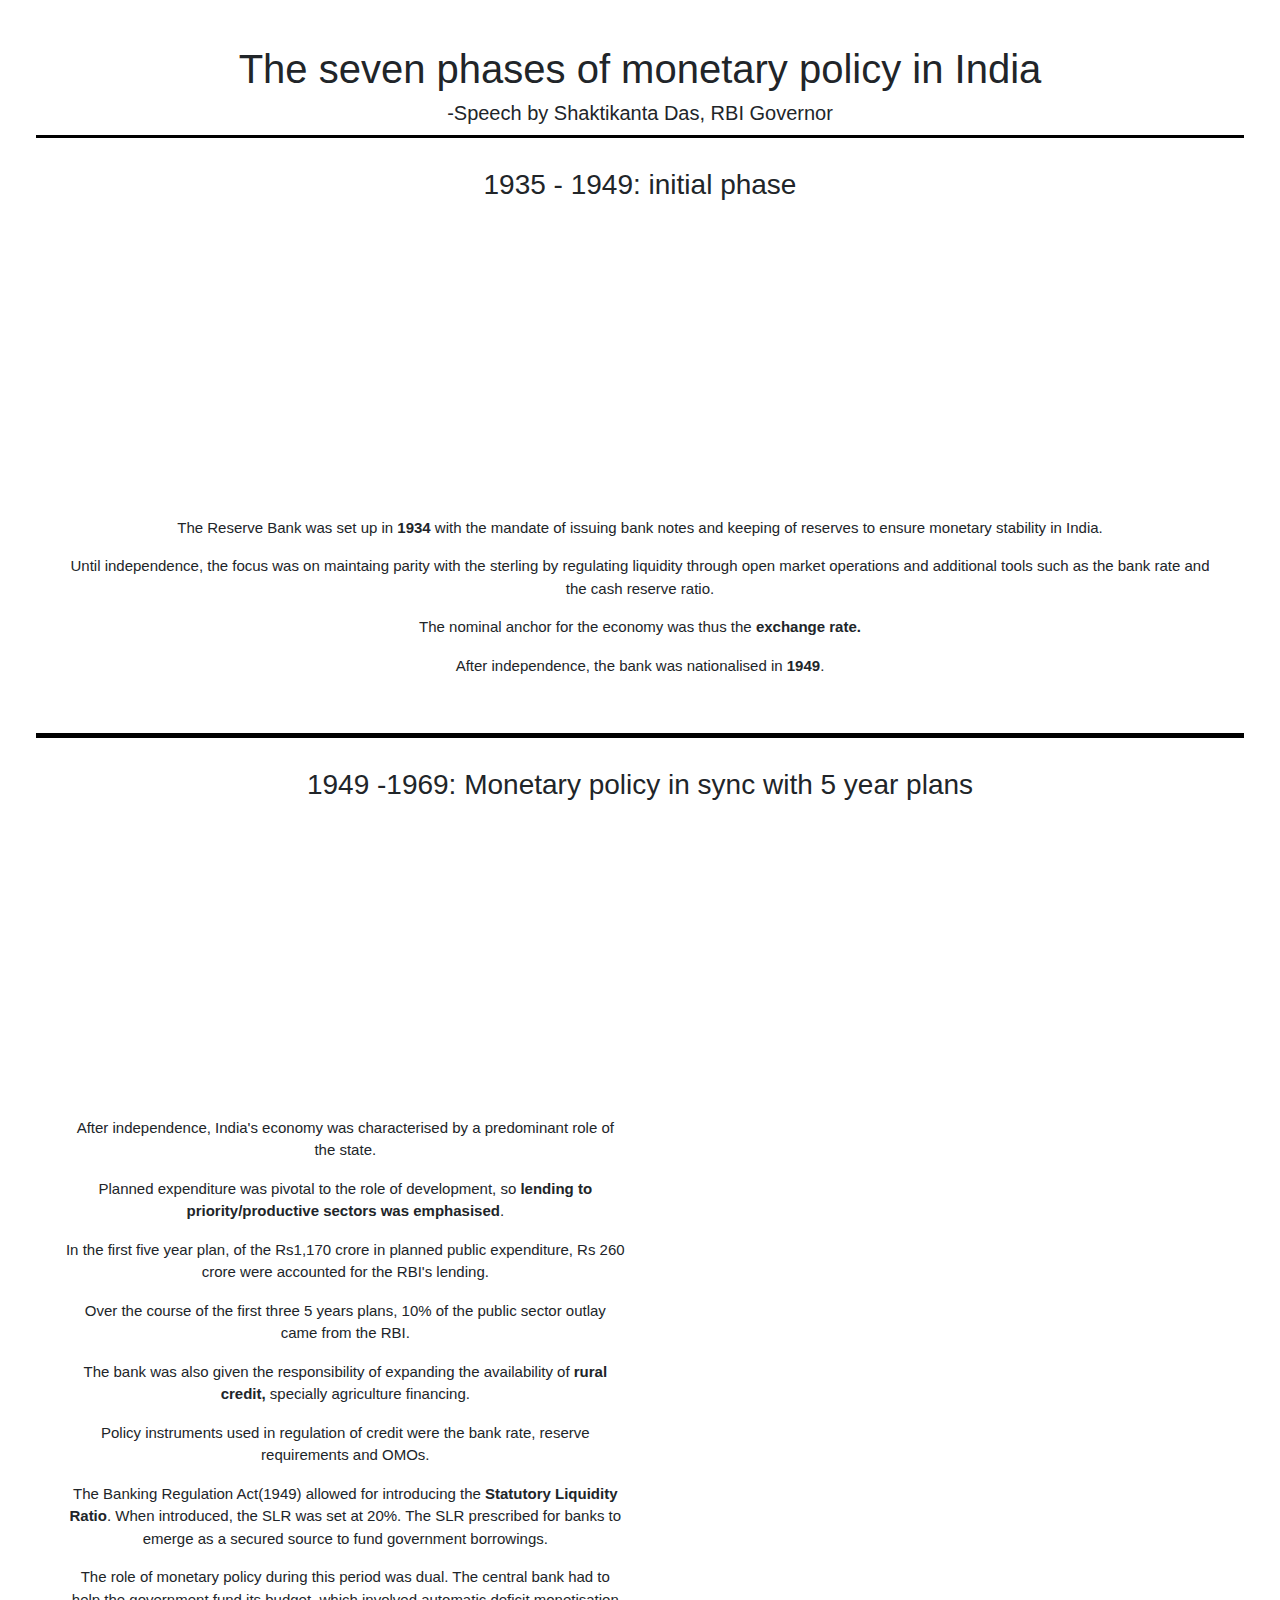
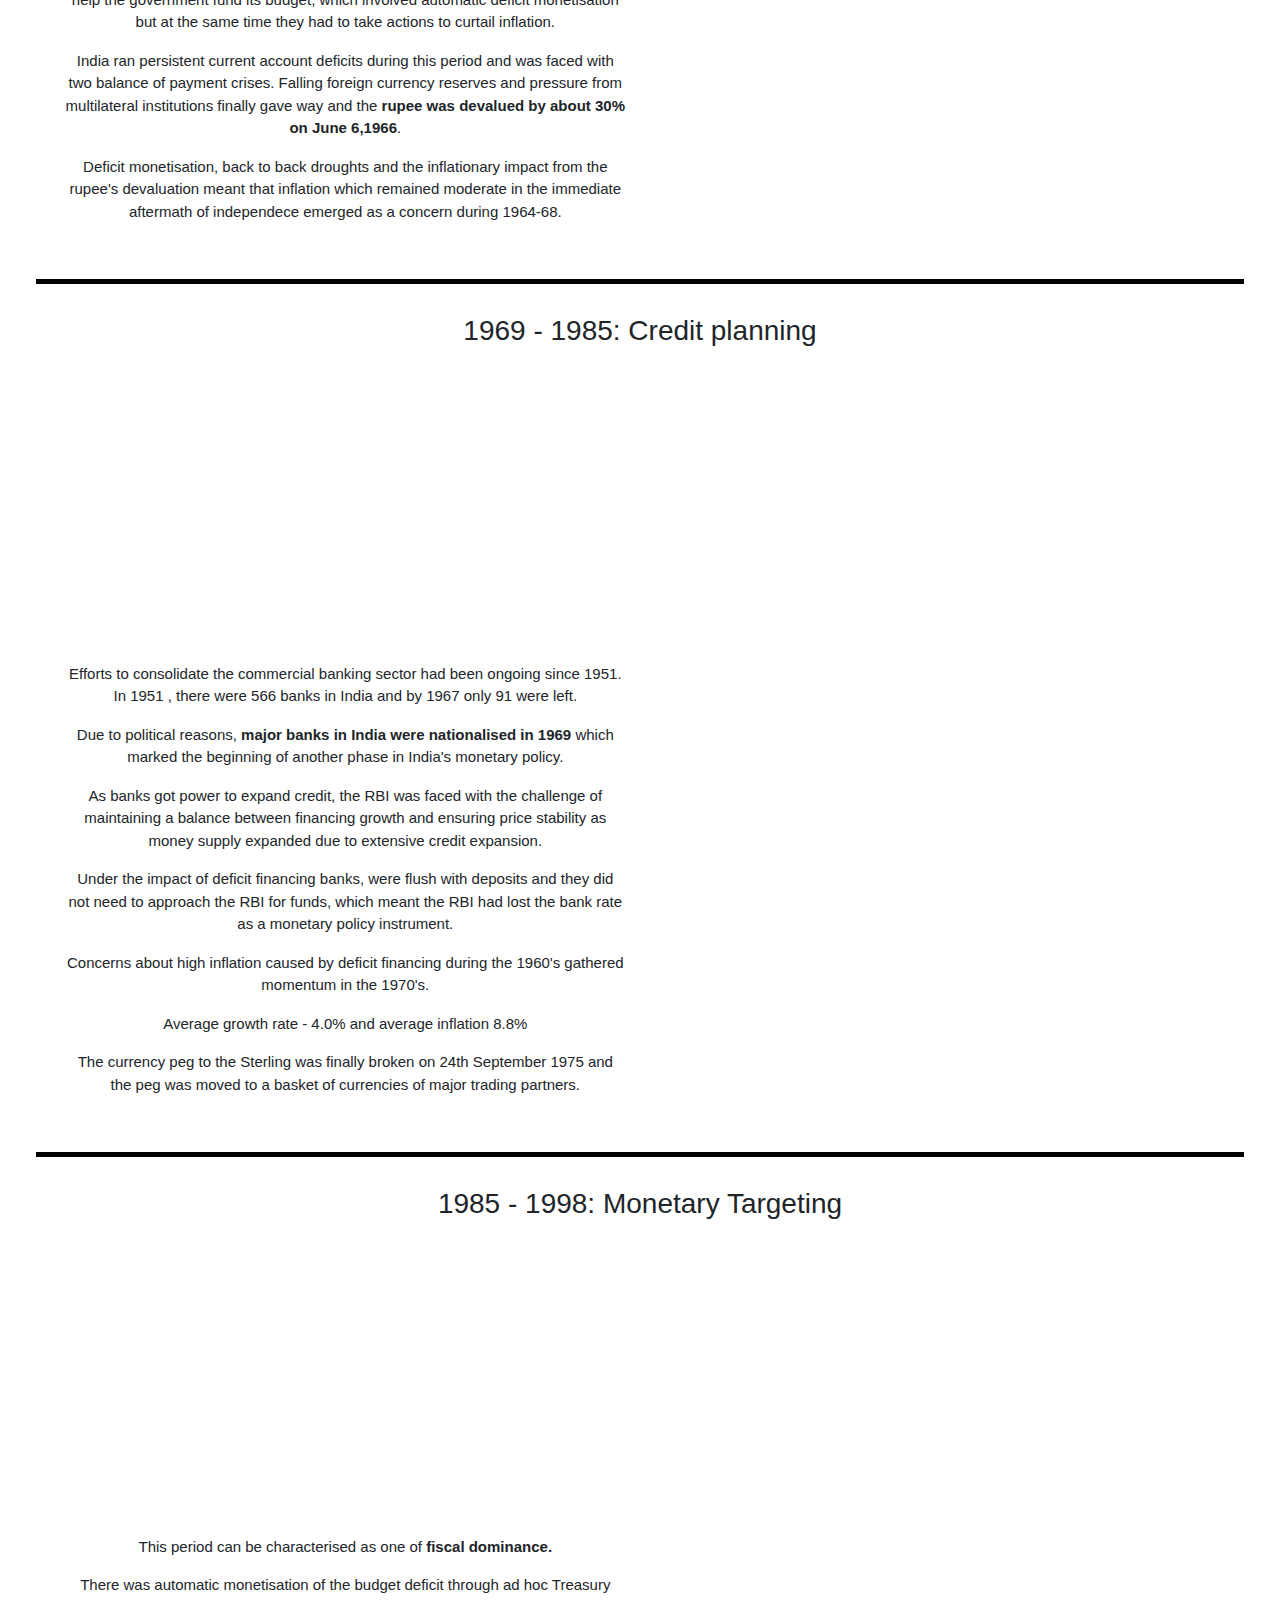
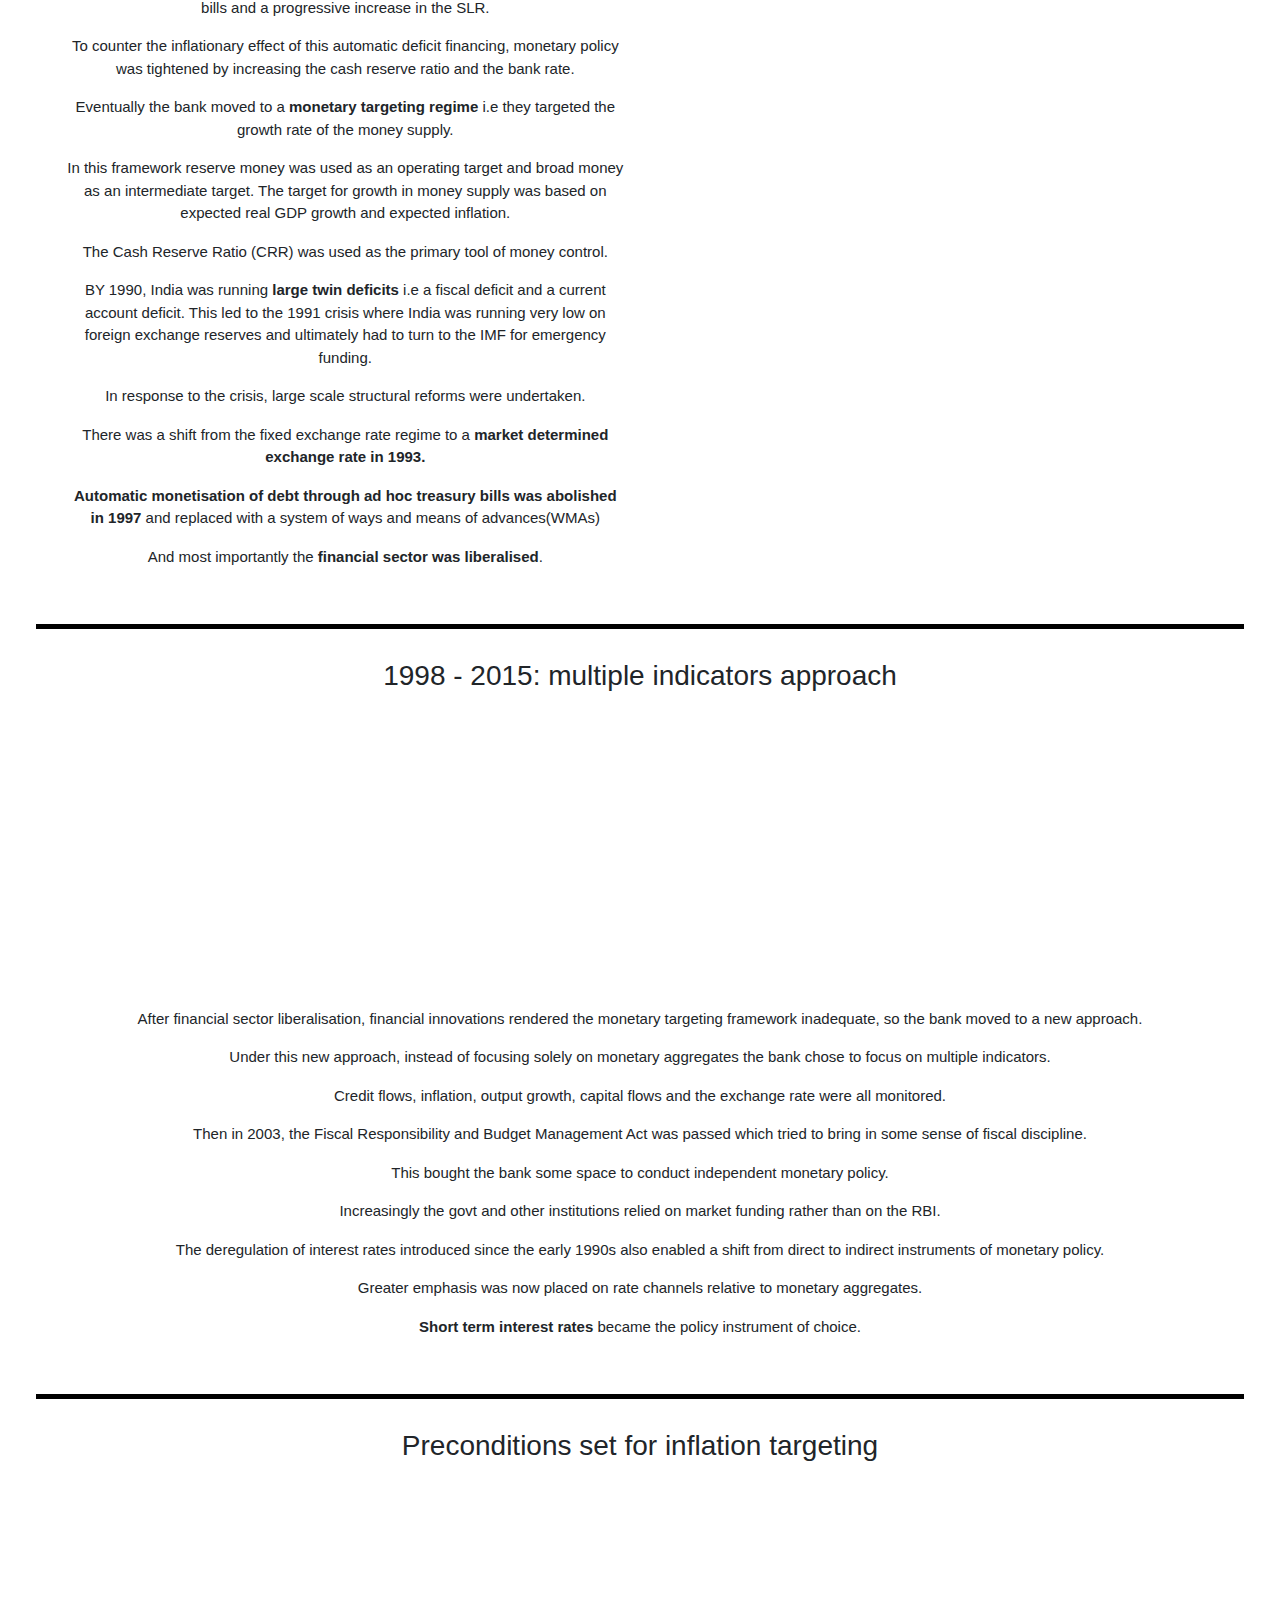
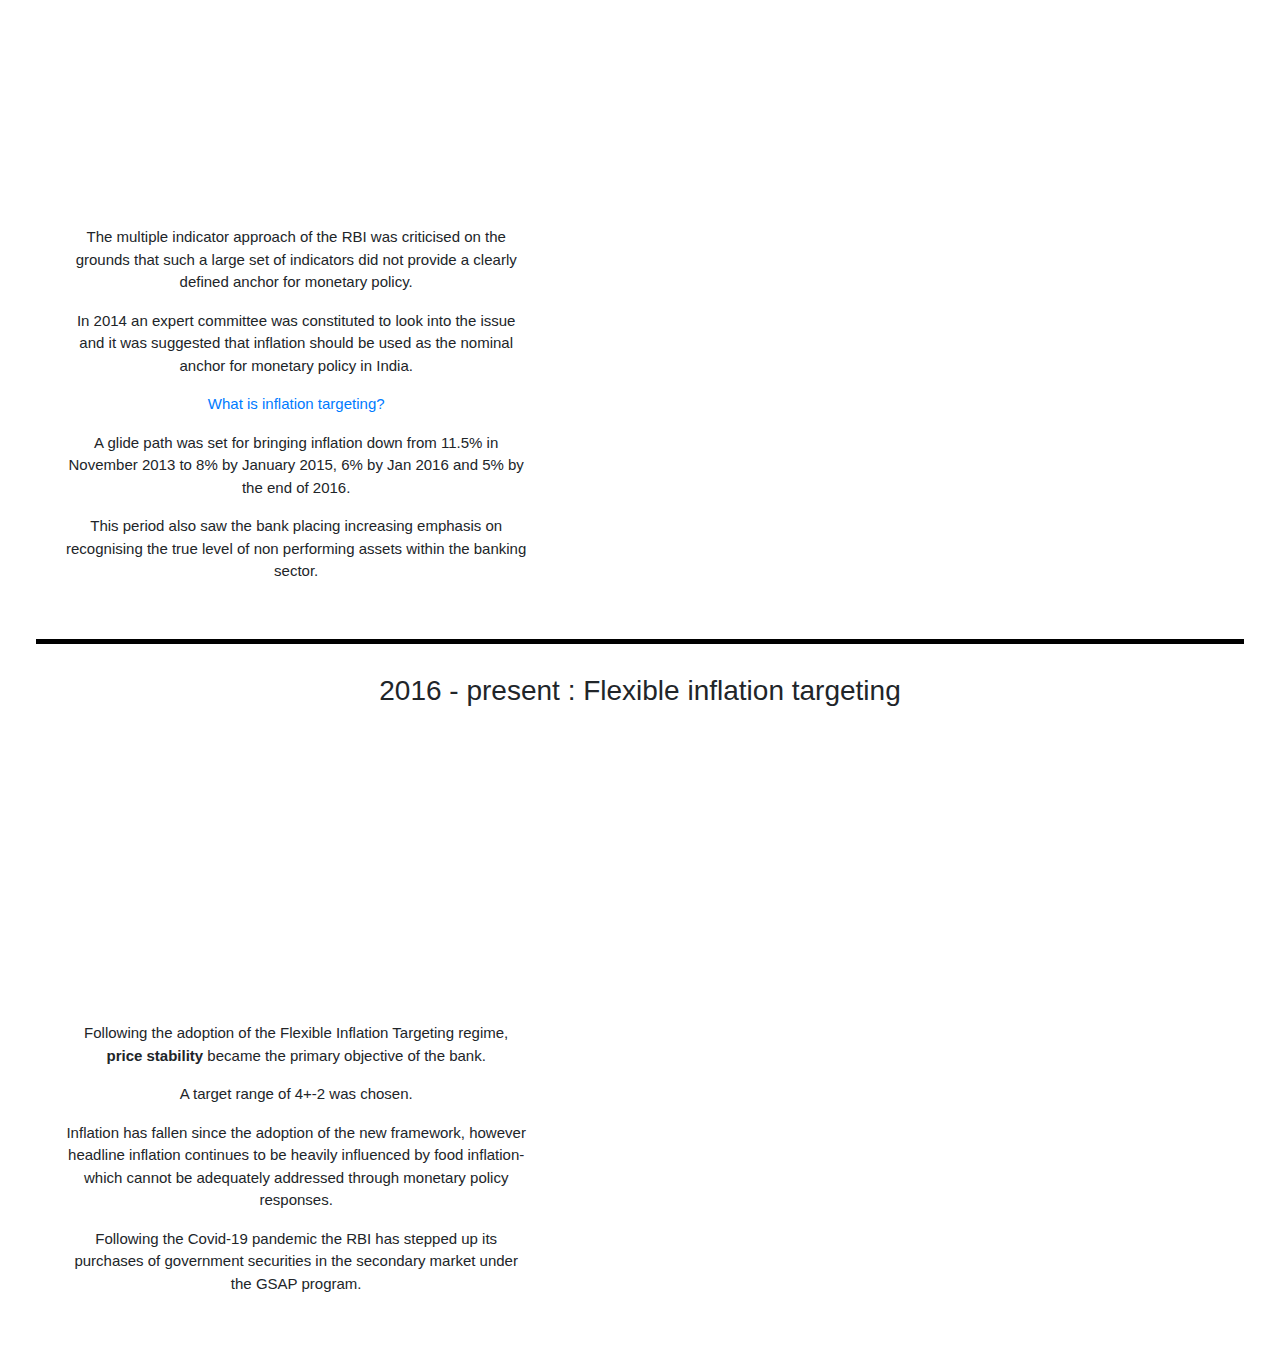
<file: roleofrbi.html>
<!DOCTYPE html>
<html lang="en">
<head>
    <meta charset="UTF-8">
    <meta http-equiv="X-UA-Compatible" content="IE=edge">
    <meta name="viewport" content="width=device-width, initial-scale=1.0">
    <link rel="stylesheet" href="https://stackpath.bootstrapcdn.com/bootstrap/4.4.1/css/bootstrap.min.css" integrity="sha384-Vkoo8x4CGsO3+Hhxv8T/Q5PaXtkKtu6ug5TOeNV6gBiFeWPGFN9MuhOf23Q9Ifjh" crossorigin="anonymous">    <link rel = "stylesheet" href = "historyofrbi.css">
    <link rel = "stylesheet" href = "historyofrbi.css">
    <script src="https://d3js.org/d3.v4.js"></script>
    <title>Document</title>
</head>
<body>
    <h1>The seven phases of monetary policy in India</h1>
    <h5>-Speech by Shaktikanta Das, RBI Governor</h5>
    <div id = "rbichart1"></div>
   
    <div class = "container-xxl phase1">
        <div class = "row headingphase">
            <h3>1935 - 1949: initial phase</h3>
        </div>
        <div class = "row">
          <div class = "col-sm-4"></div>
            <div class = "col-sm-4">
               <object data = "C:\Users\ydung\Desktop\inkscape_work\rbigovs\cdeshmukh.svg" type = "image/svg+xml" width = "300" height = "300"></object>
  
        </div>
        <div class = "col-sm-4"></div>

        </div>
       <div class = "row">
           <div class = "col-sm">
               <p>The Reserve Bank was set up in <b>1934</b> with the mandate of issuing bank notes and keeping of reserves to ensure monetary stability in India. </p>
            <p>Until independence, the focus was on maintaing parity with the sterling by regulating liquidity through open market operations and additional tools such as the bank rate and the cash reserve ratio. </p>
            <p>The nominal anchor for the economy was thus the <b>exchange rate.</b> </p>
            <p>After independence, the bank was nationalised in <b>1949</b>.</p>
           </div>
        
       </div>
       
    
    </div>
    <div class = "container-xxl phase2">
        <div class = "row headingphase">
            <h3>1949 -1969: Monetary policy in sync with 5 year plans</h3>

        </div>
        <div class = "row">

        <div class = "col-sm-4">
           <object data = "C:\Users\ydung\Desktop\inkscape_work\rbigovs\benegal.svg" type = "image/svg+xml" width = "300" height = "300"></object>
    
    </div>
    
    <div class = "col-sm-4">
       <object data = "C:\Users\ydung\Desktop\inkscape_work\rbigovs\iyengar.svg" type = "image/svg+xml" width = "300" height = "300"></object>

    
</div>
<div class = "col-sm-4">
  <object data = "C:\Users\ydung\Desktop\inkscape_work\rbigovs\pcbhattacharya.svg" type = "image/svg+xml" width = "300" height = "300"></object>


</div>

        </div>

        <div class = "row">
            <div class = "col-sm-6">
                <p>After independence, India's economy was characterised by a predominant role of the state. </p>
                <p>Planned expenditure was pivotal to the role of development, so <b>lending to priority/productive sectors was emphasised</b>. </p>
                <p>In the first five year plan, of the Rs1,170 crore in planned public expenditure, Rs 260 crore were accounted for the RBI's lending. </p>
                <p>Over the course of the first three 5 years plans, 10% of the public sector outlay came from the RBI. </p>
                <p>The bank was also given the responsibility of expanding the availability of <b>rural credit,</b> specially agriculture financing.  </p>
                <p>Policy instruments used in regulation of credit were the bank rate, reserve requirements and OMOs. </p>
                <p>The Banking Regulation Act(1949) allowed for introducing the <b>Statutory Liquidity Ratio</b>. When introduced, the SLR was set at 20%.  The SLR prescribed for banks to emerge as a secured source to fund government borrowings. </p>
                <p>The role of monetary policy during this period was dual. The central bank had to help the government fund its budget, which involved automatic deficit monetisation but at the same time they had to take actions to curtail inflation.  </p>
                <p>India ran persistent current account deficits during this period and was faced with two balance of payment crises. Falling foreign currency reserves and pressure from multilateral institutions finally gave way and the <b>rupee was devalued by about 30% on June 6,1966</b>. </p>
                <p> Deficit monetisation, back to back droughts and the inflationary impact from the rupee's devaluation meant that inflation which remained moderate in the immediate aftermath of independece emerged as a concern during 1964-68. </p>
        
            </div>
            <div class = "col-sm-6">
              <div class = "slrchart"></div>
<div id = "inflation69"></div>
            </div>
        </div>
    
    </div>

    <div class = "container-xxl phase3">
        <div class = "row headingphase">
            <h3>1969 - 1985: Credit planning</h3>

        </div>
        <div class = "row">
            <div class = "col-sm-4">
                <div class = "col-sm-2"><object data = "C:\Users\ydung\Desktop\inkscape_work\rbigovs\jagan.svg" type = "image/svg+xml" width = "300" height = "300"></object>
        
            </div>
        </div>

            <div class = "col-sm-4">
                <div class = "col-sm-2"><object data = "C:\Users\ydung\Desktop\inkscape_work\rbigovs\igpatel.svg" type = "image/svg+xml" width = "300" height = "300"></object>
        
            </div>
        </div>
        <div class = "col-sm-4">
            <div class = "col-sm-2"><object data = "C:\Users\ydung\Desktop\inkscape_work\rbigovs\manmohansingh.svg" type = "image/svg+xml" width = "300" height = "300"></object>
    
        </div>
    </div>
        </div>
        <div class = "row">
            <div class = "col-sm-6">
              <p>Efforts to consolidate the commercial banking sector had been ongoing since 1951. In 1951 , there were 566 banks in India and by 1967 only 91 were left. </p>
                <p>Due to political reasons, <b>major banks in India were nationalised in 1969</b> which marked the beginning of another phase in India's monetary policy. </p>
                <p>As banks got power to expand credit, the RBI was faced with the challenge of maintaining a balance between financing growth and ensuring price stability as money supply expanded due to extensive credit expansion. </p>
                <p>Under the impact of deficit financing banks, were flush with deposits and they did not need to approach the RBI for funds, which meant the RBI had lost the bank rate as a monetary policy instrument. </p>
                <p>Concerns about high inflation caused by deficit financing during the 1960's gathered momentum in the 1970's. </p>

                <p>Average growth rate - 4.0% and average inflation 8.8%</p>
        <p>The currency peg to the Sterling was finally broken on 24th September 1975 and the peg was moved to a basket of currencies of major trading partners. </p>
            </div>
            <div class = "col-sm-6">
<div id = "inflation85"></div>
            </div>
        </div>
    
    </div>
    <div class = "container-xxl phase4">
        <div class = "row headingphase">
            <h3>1985 - 1998: Monetary Targeting</h3>

        </div>
        <div class = "row">
          <div class = "col-sm-2"></div>
          <div class = "col-sm-4">
            <object data = "C:\Users\ydung\Desktop\inkscape_work\rbigovs\rnmalhotra.svg" type = "image/svg+xml" width = "300" height = "300"></object>
    
      
    </div>
            <div class = "col-sm-4">
                <object data = "C:\Users\ydung\Desktop\inkscape_work\rbigovs\rangarajan.svg" type = "image/svg+xml" width = "300" height = "300"></object>
        
          
        </div>
        <div class = "col-sm-2"></div>
        </div>
        <div class = "row">
            <div class = "col-sm-6">
                <p>This period can be characterised as one of <b>fiscal dominance.</b> </p>
                <p>There was automatic monetisation of the budget deficit through ad hoc Treasury bills and a progressive increase in the SLR. </p>
                <p>To counter the inflationary effect of this automatic deficit financing, monetary policy was tightened by increasing the cash reserve ratio and the bank rate. </p>
                <p>Eventually the bank moved to a <b>monetary targeting regime </b>i.e they targeted the growth rate of the money supply. </p>
                <p>In this framework reserve money was used as an operating target and broad money as an intermediate target. The target for growth in money supply was based on expected real GDP growth and expected inflation.  </p>
                <p>The Cash Reserve Ratio (CRR) was used as the primary tool of money control. </p>
                <p>BY 1990, India was running <b>large twin deficits</b> i.e a fiscal deficit and a current account deficit. This led to the 1991 crisis where India was running very low on foreign exchange reserves and ultimately had to turn to the IMF for emergency funding.  </p>
                <p>In response to the crisis, large scale structural reforms were undertaken. </p>
                <p>There was a shift from the fixed exchange rate regime to a <b>market determined exchange rate in 1993.</b> </p>
            <p><b>Automatic monetisation of debt through ad hoc treasury bills was abolished in 1997</b> and replaced with a system of ways and means of advances(WMAs)</p>
            <p>And most importantly the <b>financial sector was liberalised</b>. </p>
        
            </div>
            <div class = "col-sm-6">
       
             <div id = "deficittime"></div>
         <div id = "monetarytarget"></div>
             <div class = "slrchart"></div>

            </div>
      
        </div>
    
    </div>

    <div class = "container-xxl phase5">
        <div class = "row headingphase">
            <h3>1998 - 2015: multiple indicators approach </h3>
</div>
<div class = "row">
    <div class = "col-sm-4">
      <object data = "C:\Users\ydung\Desktop\inkscape_work\rbigovs\bimaljlan.svg" type = "image/svg+xml" width = "300" height = "300"></object>

   
</div>
<div class = "col-sm-4">
  <object data = "C:\Users\ydung\Desktop\inkscape_work\rbigovs\yvreddy.svg" type = "image/svg+xml" width = "300" height = "300"></object>


</div>
<div class = "col-sm-4">
   <object data = "C:\Users\ydung\Desktop\inkscape_work\rbigovs\subbarao.svg" type = "image/svg+xml" width = "300" height = "300"></object>


</div>
</div>
        <div class = "row">
           
            <div class = "col-sm">
              <p>After financial sector liberalisation, financial innovations rendered the monetary targeting framework inadequate, so the bank moved to a new approach.</p>
                <p>Under this new approach, instead of focusing solely on monetary aggregates the bank chose to focus on multiple indicators. </p>
                <p>Credit flows, inflation, output growth, capital flows and the exchange rate were all monitored. </p>
            </div>

        </div>
     
            <div class = "row">
                <div class = "col-sm-6 ">
                    <div id = "multiplegrowth"></div>
                </div>
                <div class = "col-sm-6">
                    <div id = "multipleFX"></div>
                </div>
                </div>
                <div class = "row">
                  <div class = "col-sm-6">
                    <div id ="multiplecredit"></div>
                </div>
                <div class = "col-sm-6">
                    <div id = "multipleFDI"></div>
                </div>
                </div>
               
                <div class = "row">
                  <div class = "col-sm-2"></div>
                  <div class = "col-sm-6">
                    <div id = "multipleinflation"></div>
                  </div>
                  <div class = "col-sm-2"></div>
                </div>
                
            
       
            
            <div class = "row">
                <div class = "col-sm">
                    <p>Then in 2003, the Fiscal Responsibility and Budget Management Act was passed which tried to bring in some sense of fiscal discipline. </p>
                    <p>This bought the bank some space to conduct independent monetary policy. </p>
                    <p>Increasingly the govt and other institutions relied on market funding rather than on the RBI. </p>
                    <p>The deregulation of interest rates introduced since the early 1990s also enabled a shift from direct to indirect instruments of monetary policy. </p>
                    <p>Greater emphasis was now placed on rate channels relative to monetary aggregates. </p>
                    <p><b>Short term interest rates</b> became the policy instrument of choice. </p>
    
                </div>
            </div>


    </div>


<div class = "container-xxl phase6">
    <div class = "row headingphase">
        <h3>Preconditions set for inflation targeting</h3>

    </div>
    <div class = "row headingphase">
        <div class = "col-sm-4">
            <div class = "col-sm-2 "><object data = "C:\Users\ydung\Desktop\inkscape_work\rbigovs\rajan.svg" type = "image/svg+xml" width = "300" height = "300"></object>
    
        </div>
    </div>
    </div>
    <div class = "row">
        <div class = "col-sm-5">
            <br>
            <br>

            <p>The multiple indicator approach of the RBI was criticised on the grounds that such a large set of indicators did not provide a clearly defined anchor for monetary policy. </p>
            <p>In 2014 an expert committee was constituted to look into the issue and it was suggested that inflation should be used as the nominal anchor for monetary policy in India. </p>
            <p><a href = "https://www.imf.org/external/pubs/ft/fandd/basics/target.htm">What is inflation targeting?</a></p>
            <p>A glide path was set for bringing inflation down from 11.5% in November 2013 to 8% by January 2015, 6% by Jan 2016 and 5% by the end of 2016. </p>
            <p>This period also saw the bank placing increasing emphasis on recognising the true level of non performing assets within the banking sector. </p>
        
        </div>
        <div class = "col-sm-7">
<div id = "glidepath"></div>
        </div>
    </div>
    
</div>
<div class = "container-xxl phase7">
    <div class = "row headingphase">
        <h3>2016 - present : Flexible inflation targeting</h3>

    </div>
    <div class = "row headingphase">
        <div class = "col-sm-4">
            <div class = "col-sm-2"><object data = "C:\Users\ydung\Desktop\inkscape_work\rbigovs\patel.svg" type = "image/svg+xml" width = "300" height = "300"></object>
    
        </div>
    </div>
    <div class = "col-sm-4">
        <div class = "col-sm-2"><object data = "C:\Users\ydung\Desktop\inkscape_work\rbigovs\skdas.svg" type = "image/svg+xml" width = "300" height = "300"></object>

    </div>
</div>
    </div>
    <div class = "row">
        <div class = "col-sm-5">
            <p>Following the adoption of the Flexible Inflation Targeting regime, <b>price stability</b> became the primary objective of the bank. </p>
            <p>A target range of 4+-2 was chosen. </p>
            <p>Inflation has fallen since the adoption of the new framework, however headline inflation continues to be heavily influenced by food inflation- which cannot be adequately addressed through monetary policy responses. </p>
            <p>Following the Covid-19 pandemic the RBI has stepped up its purchases of government securities in the secondary market under the GSAP program.  </p>
        
        </div>
        <div class = "col-sm-5">
<div id ="targetrange" class = "headingphase"></div>

        </div>

    
</div>

<script>
var margin = {top: 30, right: 30, bottom: 70, left: 60},
    width = 900 - margin.left - margin.right,
    height = 600 - margin.top - margin.bottom;

    // append the svg object to the body of the page
var svg = d3.select("#rbichart1")
  .append("svg")
    .attr("width", '70vw')
    .attr("height", '50vh')
    .attr("viewBox", "0 0 900 600")
  .append("g")
    .attr("transform",
          "translate(" + margin.left + "," + margin.top + ")");

          d3.csv("https://raw.githubusercontent.com/ydunga/data/main/rbirate.csv", function(d){
              return {date: d3.timeParse("%d/%m/%Y")(d.Date), value: d.Policyrate}
          }, 
          
          
          function(data){
            var x = d3.scaleTime()
      .domain(d3.extent(data, function(d) { return d.date; }))
      .range([ 0, width ]);
    xAxis = svg.append("g")
    .style("font", "20px times")
      .attr("transform", "translate(0," + height + ")")
      .call(d3.axisBottom(x));

    // Add Y axis
    var y = d3.scaleLinear()
      .domain([0, d3.max(data, function(d) { return +d.value; })])
      .range([ height, 0 ]);
    yAxis = svg.append("g")
    .style("font", "20px times")
      .call(d3.axisLeft(y));

      svg.append("rect")
.attr("x", 2)
.attr("y", 0)
.attr("width", "130px")
.attr("height", "500px")
.style("fill", "yellow")
.style("opacity", "0.3")

svg.append("rect")
.attr("x", 130)
.attr("y", 0)
.attr("width", "190px")
.attr("height", "500px")
.style("fill", "grey")
.style("opacity", "0.3")

svg.append("rect")
.attr("x", 320)
.attr("y", 0)
.attr("width", "150px")
.attr("height", "500px")
.style("fill", "#B3B3B3")
.style("opacity", "0.3")

svg.append("rect")
.attr("x", 470)
.attr("y", 0)
.attr("width", "130px")
.attr("height", "500px")
.style("fill", "#DC965A")
.style("opacity", "0.3")


svg.append("rect")
.attr("x", 600)
.attr("y", 0)
.attr("width", "150px")
.attr("height", "500px")
.style("fill", "#52D1DC")
.style("opacity", "0.3")

svg.append("rect")
.attr("x", 750)
.attr("y", 0)
.attr("width", "100px")
.attr("height", "500px")
.style("fill", "#BDD358")
.style("opacity", "0.3")

      svg.append("path")
  .datum(data)
  .attr("id", "rbirate")
  .attr("fill", "none")
  .attr("stroke", "black")
  .attr("stroke-width", 2)
  .attr("d", d3.line()
    .x(function(d) { return x(d.date) })
    .y(function(d) { return y(d.value) })
    );

svg.append("text")
.text("RBI policy rate")
.attr("font-style", "italic")
.attr("x", width/3)
.attr("y", 0 - (margin.top / 2));





          });

var margin = {top: 30, right: 30, bottom: 70, left: 60},
    width2 = 550 - margin.left - margin.right,
    height2 = 500 - margin.top - margin.bottom;

    // append the svg object to the body of the page
var svg2 = d3.select("#glidepath")
  .append("svg")
    .attr("width", width2 + margin.left + margin.right)
    .attr("height", height2 + margin.top + margin.bottom)
    .attr("viewBox", "0 0 600 600")
  .append("g")
    .attr("transform",
          "translate(" + 20 + "," + margin.top + ")");

d3.csv("https://raw.githubusercontent.com/ydunga/data/main/ittargettingchart.csv", function(d){
    return{date: d3.timeParse("%d/%m/%Y")(d.Date), inflation: d.Inflation, target: d.Target}
}, 

function(data){
    var x = d3.scaleTime()
      .domain(d3.extent(data, function(d) { return d.date; }))
      .range([ 0, width2 ]);
    xAxis = svg2.append("g")
    .style("font", "20px times")
      .attr("transform", "translate(0," + height2 + ")")
      .call(d3.axisBottom(x).ticks(3));

    // Add Y axis
    var y = d3.scaleLinear()
      .domain([0, d3.max(data, function(d) { return +d.inflation; })])
      .range([ height2, 0 ]);
    yAxis = svg2.append("g")
    .style("font", "15px times")
      .call(d3.axisLeft(y));

      svg2.append("path")
  .datum(data)
  .attr("id", "inflation")
  .attr("fill", "none")
  .attr("stroke", "black")
  .attr("stroke-width", 2)
  .attr("d", d3.line()
    .x(function(d) { return x(d.date) })
    .y(function(d) { return y(d.inflation) })
    );

    svg2.append("path")
  .datum(data)
  .attr("id", "targetrate")
  .attr("fill", "none")
  .attr("stroke", "red")
  .style("stroke-dasharray", ("3, 3"))
  .attr("stroke-width", 2)
  .attr("d", d3.line()
    .x(function(d) { return x(d.date) })
    .y(function(d) { return y(d.target) })
    );

// Y axis label:
svg2.append("text")
    .attr("text-anchor", "end")
    .attr("transform", "rotate(-90)")
    .attr("y", -margin.left+20)
    .attr("x", -margin.top)
    .text("y/y inflation")

svg2.append("line")
.attr("x1", "150")
.attr("x2", "200")
.attr("y1", "450")
.attr("y2", "450")
.style("stroke", "red")
.style("stroke-dasharray", ("3,3"))
.attr("stroke-width", 2)

svg2.append("text")
.attr("x", "220")
.attr("y", "450")
.text("Inflation target")

});

var margin = {top: 30, right: 30, bottom: 70, left: 60},
    width3 = 600 - margin.left - margin.right,
    height3 = 400 - margin.top - margin.bottom;

var svg3 = d3.select("#multiplegrowth")
.append("svg")
    .attr("width", "50vw" )
    .attr("height", "50vh")
    .attr("viewBox", "0 0 700 400")
  .append("g")
    .attr("transform",
          "translate(" + 40 + "," + margin.top + ")");

          d3.csv("https://raw.githubusercontent.com/ydunga/data/main/multipleindicatorapproach/gdp.csv", function(d){
              return{date: d3.timeParse("%Y-%m-%d")(d.Date), growth: d.growthrate}
          }, 
          
         function(data){
            var x = d3.scaleTime()
      .domain(d3.extent(data, function(d) { return d.date; }))
      .range([ 0, width3 ]);
    xAxis = svg3.append("g")
    .style("font", "15px times")
      .attr("transform", "translate(0," + height3 + ")")
      .call(d3.axisBottom(x));

    // Add Y axis
    var y = d3.scaleLinear()
      .domain([0, d3.max(data, function(d) { return +d.growth; })])
      .range([ height3, 0 ]);
    yAxis = svg3.append("g")
    .style("font", "15px times")
      .call(d3.axisLeft(y));

svg3.append("line")
.attr("x1", "50")
.attr("y1", "50")
.attr("x2", "50")
.attr("y2", "100")
.style("stroke", "black")

svg3.append("path")
.attr("d", d3.symbol().type(d3.symbolTriangle).size(70))
.attr("fill", "red")
.attr("stroke", "black")
.attr("transform", "translate(50,50)");

svg3.append("text")
.attr("x", "70")
.attr("y", "50")
.text("increasing")


svg3.append("line")
.attr("x1", "50")
.attr("y1", "200")
.attr("x2", "50")
.attr("y2", "250")
.style("stroke", "black")

svg3.append("path")
.attr("d", d3.symbol().type(d3.symbolTriangle).size(70))
.attr("fill", "red")
.attr("stroke", "black")
.attr("transform", "translate(50,250)rotate(180)");

svg3.append("text")
.attr("x", "70")
.attr("y", "280")
.text("decreasing")



svg3.append("path")
  .datum(data)
  .attr("fill", "none")
  .attr("stroke", "black")
  .attr("stroke-width", 2)
  .attr("d", d3.line()
    .x(function(d) { return x(d.date) })
    .y(function(d) { return y(d.growth) })
    );


// Y axis label:
svg3.append("text")
    .attr("text-anchor", "end")
    .attr("transform", "rotate(-90)")
    .attr("y", "-30")
    .attr("x", "0")
    .text("y/y growth rate")

    svg3.append("line")
    .attr("x1", "150")
    .attr("x2", "180")
    .attr("y1", "345")
    .attr("y2", "345")
    .style("stroke", "black")
    
    
    
    svg3.append("text")
    .attr("x", "200")
    .attr("y", 350)
    .text("GDP growth")

         } 
          );

          var svg4 = d3.select("#multipleFX")
.append("svg")
    .attr("width", '50vw')
    .attr("height", '50vh')
    .attr("viewBox", "0 0 700 400")
  .append("g")
    .attr("transform",
          "translate(" + 40 + "," + margin.top + ")");

          d3.csv("https://raw.githubusercontent.com/ydunga/data/main/multipleindicatorapproach/exchangerate.csv", function(d){
              return{date: d3.timeParse("%d/%m/%Y")(d.Date), change: d.change}
          }, 
          
         function(data){
            var x = d3.scaleTime()
      .domain(d3.extent(data, function(d) { return d.date; }))
      .range([ 0, width3 ]);
    xAxis = svg4.append("g")
    .style("font", "15px times")
      .attr("transform", "translate(0," + 175 + ")")
      .call(d3.axisBottom(x));

    // Add Y axis
    var y = d3.scaleLinear()
      .domain([-20, d3.max(data, function(d) { return +d.change; })])
      .range([ height3, 0 ]);
    yAxis = svg4.append("g")
    .style("font", "15px times")
      .call(d3.axisLeft(y));

      svg4.append("line")
.attr("x1", "50")
.attr("y1", "50")
.attr("x2", "50")
.attr("y2", "100")
.style("stroke", "black")

svg4.append("path")
.attr("d", d3.symbol().type(d3.symbolTriangle).size(70))
.attr("fill", "red")
.attr("stroke", "black")
.attr("transform", "translate(50,50)");

svg4.append("text")
.attr("x", "70")
.attr("y", "50")
.text("depreciating")


svg4.append("line")
.attr("x1", "50")
.attr("y1", "200")
.attr("x2", "50")
.attr("y2", "250")
.style("stroke", "black")

svg4.append("path")
.attr("d", d3.symbol().type(d3.symbolTriangle).size(70))
.attr("fill", "red")
.attr("stroke", "black")
.attr("transform", "translate(50,250)rotate(180)");

svg4.append("text")
.attr("x", "70")
.attr("y", "280")
.text("appreciating")

      svg4.append("path")
  .datum(data)
  .attr("fill", "none")
  .attr("stroke", "black")
  .attr("stroke-width", 2)
  .attr("d", d3.line()
    .x(function(d) { return x(d.date) })
    .y(function(d) { return y(d.change) })
    );

    svg4.append("text")
    .attr("text-anchor", "end")
    .attr("transform", "rotate(-90)")
    .attr("y", "-30")
    .attr("x", "0")
    .text("y/y % change in INR")

    svg4.append("line")
    .attr("x1", "150")
    .attr("x2", "180")
    .attr("y1", "345")
    .attr("y2", "345")
    .style("stroke", "black")
    
    
    
    svg4.append("text")
    .attr("x", "200")
    .attr("y", 350)
    .text("INR/USD exchange rate")


         } 
          );

          var svg5 = d3.select("#multiplecredit")
.append("svg")
    .attr("width", '50vw')
    .attr("height", '50vh')
    .attr("viewBox", "0 0 700 400")
  .append("g")
    .attr("transform",
          "translate(" + 40 + "," + margin.top + ")");

          d3.csv("https://raw.githubusercontent.com/ydunga/data/main/multipleindicatorapproach/credit.csv", function(d){
              return{date: d3.timeParse("%d/%m/%Y")(d.Date), change: d.growth}
          }, 
          
         function(data){
            var x = d3.scaleTime()
      .domain(d3.extent(data, function(d) { return d.date; }))
      .range([ 0, width3 ]);
    xAxis = svg5.append("g")
    .style("font", "15px times")
      .attr("transform", "translate(0," + height3 + ")")
      .call(d3.axisBottom(x));

    // Add Y axis
    var y = d3.scaleLinear()
      .domain([0, d3.max(data, function(d) { return +d.change; })])
      .range([ height3, 0 ]);
    yAxis = svg5.append("g")
    .style("font", "15px times")
      .call(d3.axisLeft(y));


      svg5.append("line")
.attr("x1", "50")
.attr("y1", "50")
.attr("x2", "50")
.attr("y2", "100")
.style("stroke", "black")

svg5.append("path")
.attr("d", d3.symbol().type(d3.symbolTriangle).size(70))
.attr("fill", "red")
.attr("stroke", "black")
.attr("transform", "translate(50,50)");

svg5.append("text")
.attr("x", "70")
.attr("y", "50")
.text("increasing")


svg5.append("line")
.attr("x1", "50")
.attr("y1", "200")
.attr("x2", "50")
.attr("y2", "250")
.style("stroke", "black")

svg5.append("path")
.attr("d", d3.symbol().type(d3.symbolTriangle).size(70))
.attr("fill", "red")
.attr("stroke", "black")
.attr("transform", "translate(50,250)rotate(180)");

svg5.append("text")
.attr("x", "70")
.attr("y", "280")
.text("decreasing")


      svg5.append("path")
  .datum(data)
  .attr("fill", "none")
  .attr("stroke", "black")
  .attr("stroke-width", 2)
  .attr("d", d3.line()
    .x(function(d) { return x(d.date) })
    .y(function(d) { return y(d.change) })
    );

    svg5.append("text")
    .attr("text-anchor", "end")
    .attr("transform", "rotate(-90)")
    .attr("y", "-30")
    .attr("x", "0")
    .text("y/y credit growth rate")


    svg5.append("line")
    .attr("x1", "150")
    .attr("x2", "180")
    .attr("y1", "345")
    .attr("y2", "345")
    .style("stroke", "black")
    
    
    
    svg5.append("text")
    .attr("x", "200")
    .attr("y", 350)
    .text("Non food credit growth")

         } 
          );

var svg6 = d3.select("#multipleFDI")
.append("svg")
    .attr("width", '50vw')
    .attr("height", '50vh')
    .attr("viewBox", "0 0 700 400")
  .append("g")
    .attr("transform",
          "translate(" + 40 + "," + margin.top + ")");

          d3.csv("https://raw.githubusercontent.com/ydunga/data/main/multipleindicatorapproach/fdi.csv", function(d){
              return{date: d3.timeParse("%d/%m/%Y")(d.Year), change: d.FDI}
          }, 
          
         function(data){
            var x = d3.scaleTime()
      .domain(d3.extent(data, function(d) { return d.date; }))
      .range([ 0, width3 ]);
    xAxis = svg6.append("g")
    .style("font", "15px times")
      .attr("transform", "translate(0," + height3 + ")")
      .call(d3.axisBottom(x));

    // Add Y axis
    var y = d3.scaleLinear()
      .domain([0, d3.max(data, function(d) { return +d.change; })])
      .range([ height3, 0 ]);
    yAxis = svg6.append("g")
    .style("font", "15px times")
      .call(d3.axisLeft(y));

      svg6.append("path")
  .datum(data)
  .attr("fill", "none")
  .attr("stroke", "black")
  .attr("stroke-width", 2)
  .attr("d", d3.line()
    .x(function(d) { return x(d.date) })
    .y(function(d) { return y(d.change) })
    );

    svg6.append("line")
    .attr("x1", "150")
    .attr("x2", "180")
    .attr("y1", "345")
    .attr("y2", "345")
    .style("stroke", "black")
    
    
    
    svg6.append("text")
    .attr("x", "200")
    .attr("y", 350)
    .text("FDI % GDP")

         } 
          );       

          var svg7 = d3.select("#multipleinflation")
.append("svg")
    .attr("width", '50vw')
    .attr("height", '50vh')
    .attr("viewBox", "0 0 700 400")
  .append("g")
    .attr("transform",
          "translate(" + 40 + "," + margin.top + ")");

          d3.csv("https://raw.githubusercontent.com/ydunga/data/main/multipleindicatorapproach/inflation.csv", function(d){
              return{date: d3.timeParse("%d/%m/%Y")(d.date), change: d.rate}
          }, 
          
         function(data){
            var x = d3.scaleTime()
      .domain(d3.extent(data, function(d) { return d.date; }))
      .range([ 0, width3 ]);
    xAxis = svg7.append("g")
    .style("font", "15px times")
      .attr("transform", "translate(0," + height3 + ")")
      .call(d3.axisBottom(x));

    // Add Y axis
    var y = d3.scaleLinear()
      .domain([0, d3.max(data, function(d) { return +d.change; })])
      .range([ height3, 0 ]);
    yAxis = svg7.append("g")
    .style("font", "15px times")
      .call(d3.axisLeft(y));

      svg7.append("path")
  .datum(data)
  .attr("fill", "none")
  .attr("stroke", "black")
  .attr("stroke-width", 2)
  .attr("d", d3.line()
    .x(function(d) { return x(d.date) })
    .y(function(d) { return y(d.change) })
    );

    svg7.append("text")
    .attr("text-anchor", "end")
    .attr("transform", "rotate(-90)")
    .attr("y", "-30")
    .attr("x", "0")
    .text("y/y inflation rate")

    svg7.append("line")
    .attr("x1", "150")
    .attr("x2", "180")
    .attr("y1", "345")
    .attr("y2", "345")
    .style("stroke", "black")
    
    
    
    svg7.append("text")
    .attr("x", "200")
    .attr("y", 350)
    .text("Inflation")

         } 
          );   

var margin2 = {top: 30, right: 0, bottom: 100, left: 0},
    width8 = 700  - margin2.left - margin2.right,
    height8 = 600 - margin2.top - margin2.bottom;

 var svg8 = d3.select("#targetrange")
 .append("svg")
    .attr("width", '50vw')
    .attr("height", '40vh')
    .attr("viewBox", "0 0 700 600")
  .append("g")
    .attr("transform",
          "translate(" + 10 + "," + margin.top + ")");

          d3.csv("https://raw.githubusercontent.com/ydunga/data/main/multipleindicatorapproach/inflationtargetingphase.csv", function(d){
              return{date: d3.timeParse("%d/%m/%Y")(d.DATE), value: d.inflationrate, upper: d.upperrange, lower:d.lowerrange}
          }, 
          
          function(data){
            var x = d3.scaleTime()
      .domain(d3.extent(data, function(d) { return d.date; }))
      .range([ 0, width8 ]);
    xAxis = svg8.append("g")
    .style("font", "20px times")
      .attr("transform", "translate(0," + height8 + ")")
      .call(d3.axisBottom(x));

    // Add Y axis
    var y = d3.scaleLinear()
      .domain([0, d3.max(data, function(d) { return +d.value; })])
      .range([ height8, 0 ]);
    yAxis = svg8.append("g")
    .style("font", "20px times")
      .call(d3.axisLeft(y));

      svg8.append("path")
  .datum(data)
  .attr("fill", "none")
  .attr("stroke", "black")
  .attr("stroke-width", 2)
  .attr("d", d3.line()
    .x(function(d) { return x(d.date) })
    .y(function(d) { return y(d.value) })
    );  

    svg8.append("path")
  .datum(data)
  .attr("fill", "none")
  .attr("stroke", "red")
  .attr("stroke-width", 2)
  .style("stroke-dasharray", ("5, 5"))
  .attr("d", d3.line()
    .x(function(d) { return x(d.date) })
    .y(function(d) { return y(d.upper) })
    );

    svg8.append("path")
  .datum(data)
  .attr("fill", "none")
  .attr("stroke", "blue")
  .style("stroke-dasharray", ("5, 5"))
  .attr("stroke-width", 2)
  .attr("d", d3.line()
    .x(function(d) { return x(d.date) })
    .y(function(d) { return y(d.lower) })
    );

    svg8.append("text")
    .attr("text-anchor", "end")
    .attr("transform", "rotate(-90)")
    .attr("y", "-30")
    .attr("x", "0")
    .text("y/y inflation rate")

svg8.append("line")
.attr("x1", "250")
.attr("x2", "300")
.attr("y1", "540")
.attr("y2", "540")
.style("stroke", "red")
.style("stroke-dasharray", ("5,5"))
.style("stroke-width", 2)

svg8.append("line")
.attr("x1", "250")
.attr("x2", "300")
.attr("y1", "560")
.attr("y2", "560")
.style("stroke", "blue")
.style("stroke-dasharray", ("5,5"))
.style("stroke-width", 3)

svg8.append("text")
.attr("x", "330")
.attr("y", "540")
.text("upper range")

svg8.append("text")
.attr("x", "330")
.attr("y", "560")
.text("lower range")


          });

var margin10 = {top: 30, right: 30, bottom: 70, left: 60},
    width10 = 460 - margin10.left - margin10.right,
    height10 = 400 - margin10.top - margin10.bottom;


  var svg10 = d3.select("#deficittime")
  .append("svg")
    .attr("width", width10 + margin10.left + margin10.right)
    .attr("height", height10 + margin10.top + margin10.bottom)
    .attr("viewBox", "0 0 460 400")
  .append("g")
    .attr("transform",
          "translate(" + margin10.left + "," + margin10.top + ")");


  d3.csv("https://raw.githubusercontent.com/ydunga/data/main/multipleindicatorapproach/monetarsimdeficit.csv", function(d){
    return{date: d3.timeParse("%d/%m/%Y")(d.Year), uniongovt: d.uniongovt, stategovt: d.stategovt}
  }, 
  
  function(data){

    var x = d3.scaleTime()
      .domain(d3.extent(data, function(d) { return d.date; }))
      .range([ 0, width10 ])
    svg10.append("g")
    .style("font", "15px times")
      .attr("transform", "translate(0," + 0 + ")")
      .call(d3.axisTop(x));

  // Add Y axis
  var y = d3.scaleLinear()
    .domain([-12, 0])
    .range([ height10, 0 ]);
  svg10.append("g")
  .style("font", "15px times")
    .call(d3.axisLeft(y));
    svg10.append("rect")
    .attr("x", "100")
    .attr("y", 0)
    .attr("width", "110")
    .attr("height", "300")
    .style("fill", "grey")
    .style("opacity", "0.3")

    svg10.selectAll("mybar")
  .data(data)
  .enter()
  .append("rect")
    .attr("x", function(d) { return x(d.date); })
    .attr("y", "0" )
    .attr("width", 5)
    .attr("height", function(d) { return  y(d.uniongovt); })
    .attr("fill", "#69b3a2")
    svg10.selectAll("mybar")
  .data(data)
  .enter()
  .append("rect")
    .attr("x", function(d) { return x(d.date); })
    .attr("y", function(d) {return y(d.uniongovt)} )
    .attr("width", 5)
    .attr("height", function(d) { return y(d.stategovt); })
    .attr("fill", "red")

   svg10.append("rect")
   .attr("x", "150")
   .attr("y", "320")
   .attr("width", "10")
   .attr("height", "10")
   .style("fill", "red")

   svg10.append("rect")
   .attr("x", "150")
   .attr("y", "340")
   .attr("width", "10")
   .attr("height", "10")
   .style("fill", "#69b3a2")

   svg10.append("text")
   .attr("x", "170")
   .attr("y", "330")
   .text("State govt deficit")

   svg10.append("text")
   .attr("x", "170")
   .attr("y", "350")
   .text("Union govt deficit")

   svg10.append("text")
    .attr("text-anchor", "end")
    .attr("transform", "rotate(-90)")
    .attr("y", -30)
    .attr("x", -margin.top)
    .text("%GDP")


  }
  )  ;
  
  var margin10 = {top: 30, right: 30, bottom: 70, left: 60},
    width10 = 460 - margin10.left - margin10.right,
    height10 = 400 - margin10.top - margin10.bottom;  

   
    var svg12 = d3.select("#inflation69")
  .append("svg")
    .attr("width", width10 + margin10.left + margin10.right)
    .attr("height", height10 + margin10.top + margin10.bottom)
    .attr("viewBox", "0 0 460 400")
  .append("g")
    .attr("transform",
          "translate(" + margin10.left + "," + margin10.top + ")");

    d3.csv("https://raw.githubusercontent.com/ydunga/data/main/multipleindicatorapproach/inflationend69.csv", function(d){
      return{date: d3.timeParse("%d/%m/%Y")(d.DATE), value: d.inflationrate}
    }, 
    
    
    function(data){
      var x = d3.scaleTime()
      .domain(d3.extent(data, function(d) { return d.date; }))
      .range([ 0, width10 ]);
    svg12.append("g")
      .attr("transform", "translate(0," + 240 + ")")
      .call(d3.axisBottom(x));

    // Add Y axis
    var y = d3.scaleLinear()
      .domain([-5, 20])
      .range([ height10, 0 ]);
    svg12.append("g")
      .call(d3.axisLeft(y));

      svg12.append("path")
      .datum(data)
      .attr("fill", "none")
      .attr("stroke", "steelblue")
      .attr("stroke-width", 1.5)
      .attr("d", d3.line()
        .x(function(d) { return x(d.date) })
        .y(function(d) { return y(d.value) })
        )

        svg12.append("text")
    .attr("text-anchor", "end")
    .attr("transform", "rotate(-90)")
    .attr("y", -30)
    .attr("x", -margin.top)
    .text("y/y inflation rate")




    }
    
    );

    var svg13 = d3.select("#inflation85")
  .append("svg")
    .attr("width", width10 + margin10.left + margin10.right)
    .attr("height", height10 + margin10.top + margin10.bottom)
    .attr("viewBox", "0 0 460 400")
  .append("g")
    .attr("transform",
          "translate(" + margin10.left + "," + margin10.top + ")");

    d3.csv("https://raw.githubusercontent.com/ydunga/data/main/multipleindicatorapproach/inflation89.csv", function(d){
      return{date: d3.timeParse("%d/%m/%Y")(d.DATE), value: d.inflationrate}
    }, 
    
    
    function(data){
      var x = d3.scaleTime()
      .domain(d3.extent(data, function(d) { return d.date; }))
      .range([ 0, width10 ]);
    svg13.append("g")
      .attr("transform", "translate(0," + 240 + ")")
      .call(d3.axisBottom(x));

    // Add Y axis
    var y = d3.scaleLinear()
      .domain([-15, 35])
      .range([ height10, 0 ]);
    svg13.append("g")
      .call(d3.axisLeft(y));

      svg13.append("path")
      .datum(data)
      .attr("fill", "none")
      .attr("stroke", "steelblue")
      .attr("stroke-width", 1.5)
      .attr("d", d3.line()
        .x(function(d) { return x(d.date) })
        .y(function(d) { return y(d.value) })
        )

        svg13.append("text")
    .attr("text-anchor", "end")
    .attr("transform", "rotate(-90)")
    .attr("y", -margin.left+20)
    .attr("x", -margin.top)
    .text("y/y inflation rate")


    }
    
    );

    var svg11 = d3.select(".slrchart")
  .append("svg")
    .attr("width", width10 + margin10.left + margin10.right)
    .attr("height", height10 + margin10.top + margin10.bottom)
    .attr("viewBox", "0 0 460 400")
  .append("g")
    .attr("transform",
          "translate(" + margin10.left + "," + margin10.top + ")");

    d3.csv("https://raw.githubusercontent.com/ydunga/data/main/multipleindicatorapproach/slr.csv", function(d){
      return{date: d3.timeParse("%d/%m/%Y")(d.Date), value: d.SLR}
    }, 
    
    
    function(data){
      var x = d3.scaleTime()
      .domain(d3.extent(data, function(d) { return d.date; }))
      .range([ 0, width10 ]);
    svg11.append("g")
      .attr("transform", "translate(0," + height10 + ")")
      .call(d3.axisBottom(x));

    // Add Y axis
    var y = d3.scaleLinear()
      .domain([10, 40])
      .range([ height10, 0 ]);
    svg11.append("g")
      .call(d3.axisLeft(y));

      svg11.append("path")
      .datum(data)
      .attr("fill", "none")
      .attr("stroke", "red")
      .attr("stroke-width", 1.5)
      .attr("d", d3.line()
        .x(function(d) { return x(d.date) })
        .y(function(d) { return y(d.value) })
        )

    svg11.append("text")
    .attr("x", "150")
    .attr("y", "340")
    .text("Statutory Liquidity Ratio")
   
    svg11.append("line")
    .attr("x1", "100")
    .attr("x2", "130")
    .attr("y1", "340")
    .attr("y2", "340")
    .style("stroke", "red")

    }
    
    );

    var svg14 = d3.select("#monetarytarget")
  .append("svg")
    .attr("width", width10 + margin10.left + margin10.right)
    .attr("height", height10 + margin10.top + margin10.bottom)
    .attr("viewBox", "0 0 460 400")
  .append("g")
    .attr("transform",
          "translate(" + margin10.left + "," + margin10.top + ")");

    d3.csv("https://raw.githubusercontent.com/ydunga/data/main/multipleindicatorapproach/m3supply.csv", function(d){
      return{date: d3.timeParse("%Y-%m-%d")(d.Date), value: d.M3}
    }, 
    
    
    function(data){
      var x = d3.scaleTime()
      .domain(d3.extent(data, function(d) { return d.date; }))
      .range([ 0, width10 ]);
    svg14.append("g")
      .attr("transform", "translate(0," + height10 + ")")
      .call(d3.axisBottom(x));

    // Add Y axis
    var y = d3.scaleLinear()
      .domain([10, 25])
      .range([ height10, 0 ]);
    svg14.append("g")
      .call(d3.axisLeft(y));

      svg14.append("path")
      .datum(data)
      .attr("fill", "none")
      .attr("stroke", "steelblue")
      .attr("stroke-width", 1.5)
      .attr("d", d3.line()
        .x(function(d) { return x(d.date) })
        .y(function(d) { return y(d.value) })
        )

        svg14.append("text")
    .attr("x", "150")
    .attr("y", "340")
    .text("M3 (broad money) growth")
   
    svg14.append("line")
    .attr("x1", "100")
    .attr("x2", "130")
    .attr("y1", "340")
    .attr("y2", "340")
    .style("stroke", "blue")


    }
    
    );


</script>

</body>
</html>
</file>
<file: historyofrbi.css>
body {
    padding-top: 5vh;
    padding-left: 2vw;
    padding-right: 2vw;
}

h1,h3, h5 {
    text-align: center;
}

p, a{
    text-align: center;
    font-size: 15px;
}

svg {
    margin-left: auto;
    margin-right: auto;
    display:block;
}

.headingphase {
    justify-content: center;
    align-items: center;
}

.phase1 {
 
    border-top: 3px solid black;
    padding: 30px;
    margin: 10px;
}

.phase2 { 
 
    border-top: 5px solid black;
    padding: 30px;
    margin: 10px;
}

.phase3 { 
    
    border-top: 5px solid black;
    padding: 30px;
    margin: 10px;
}

.phase4 { 
   
    border-top: 5px solid black;
    padding: 30px;
    margin: 10px;
}

.phase5 { 
  
    border-top: 5px solid black;
    padding: 30px;
    margin: 10px;
}

.phase6 { 
 
    border-top: 5px solid black;
    padding: 30px;
    margin: 10px;
}

.phase7 { 
    
    border-top: 5px solid black;
    padding: 30px;
    margin: 10px;
}
</file>
